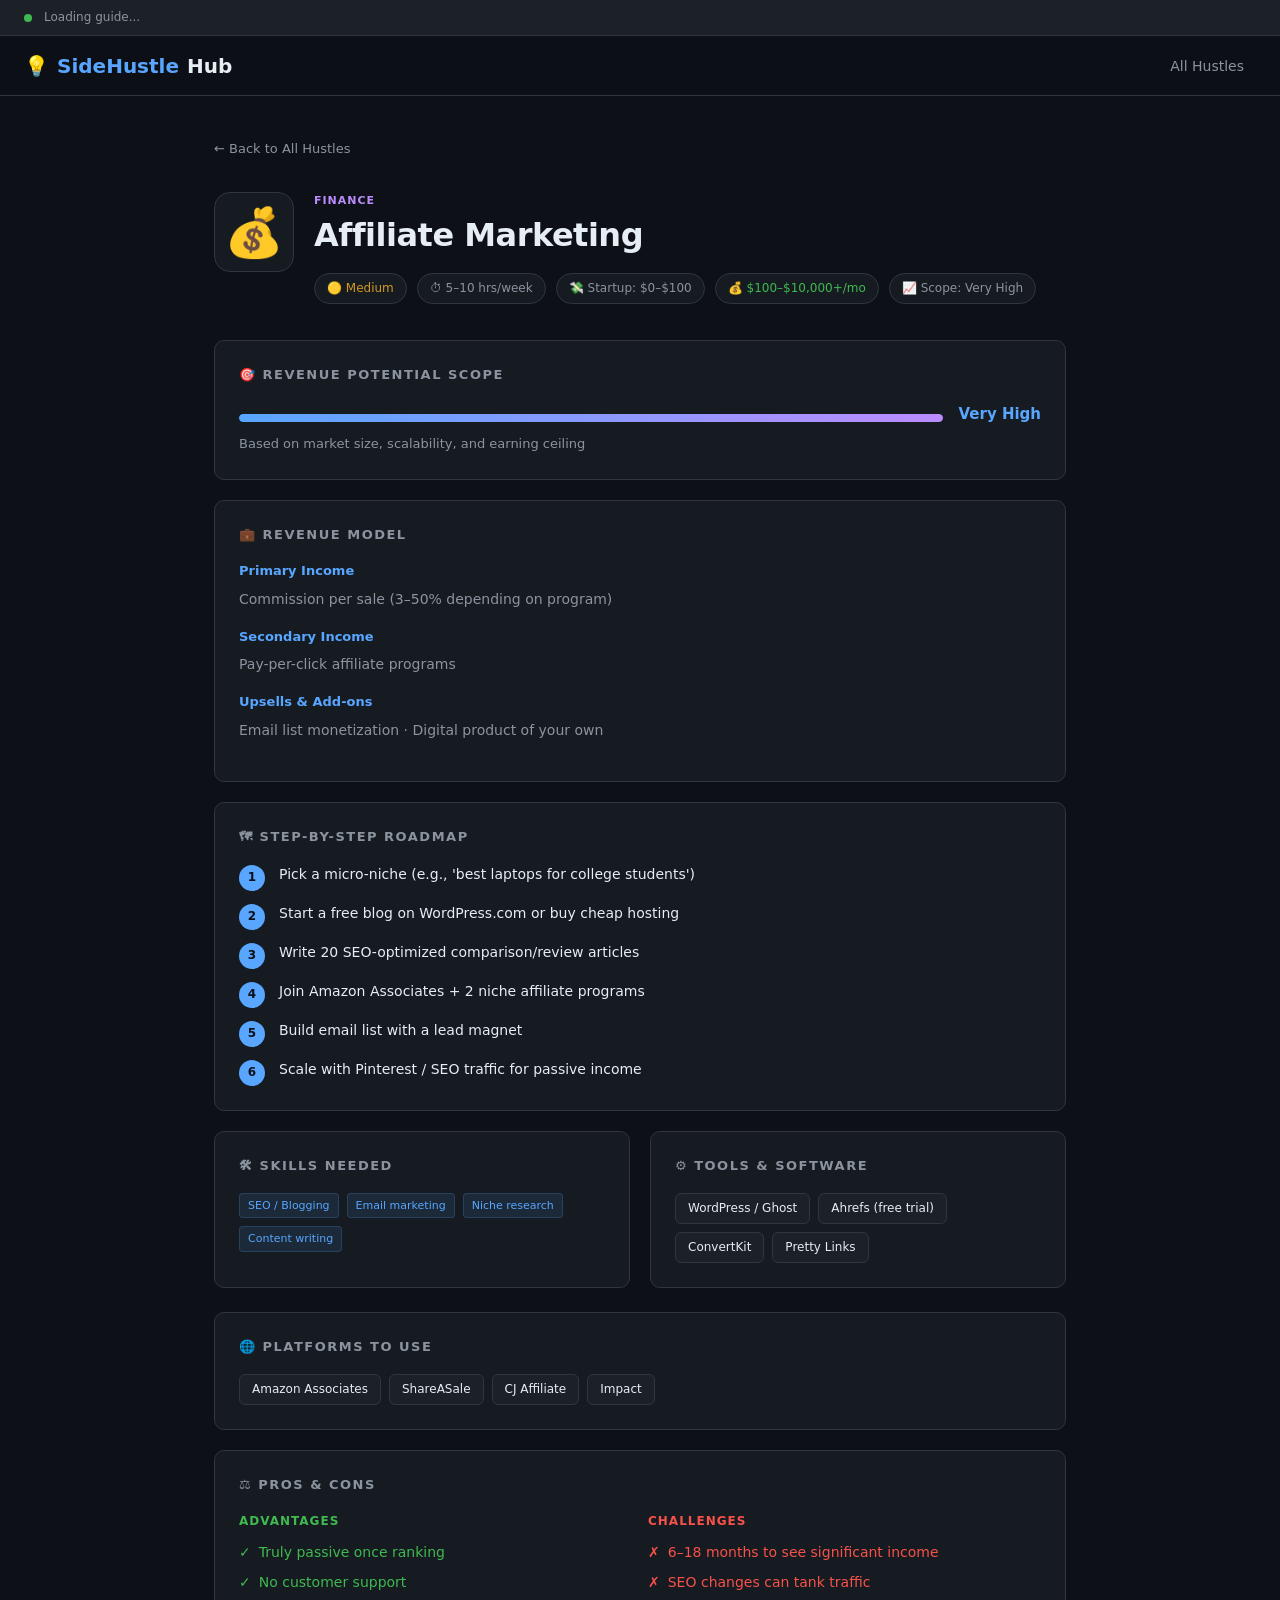
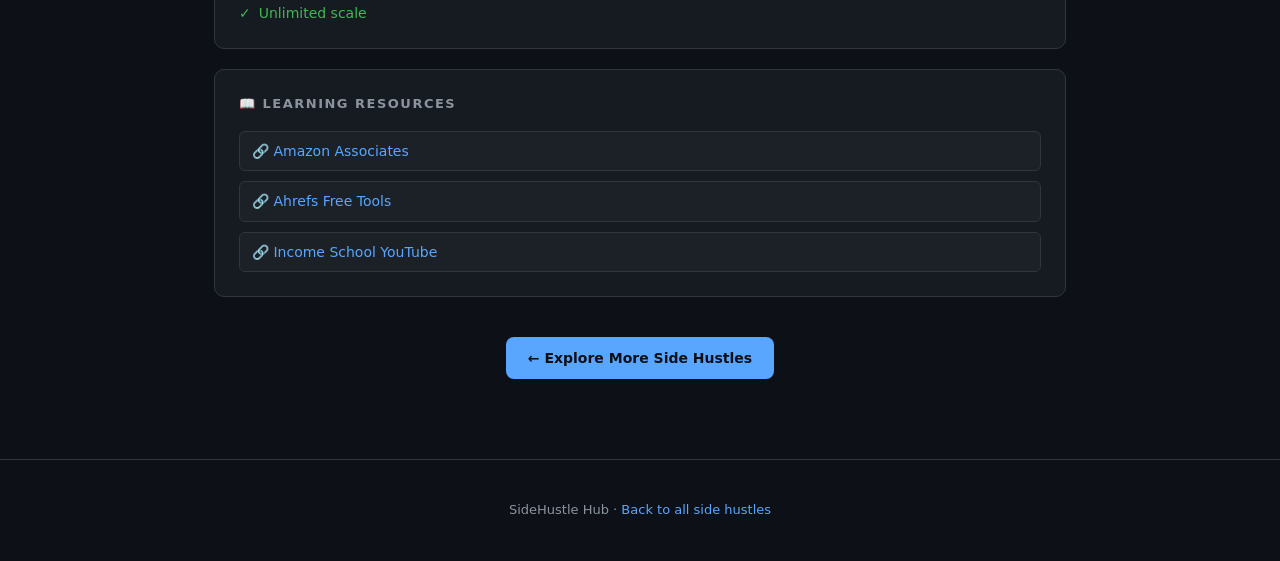
<file: sidehustle-hub/pages/affiliate-marketing.html>
﻿<!DOCTYPE html>
<html lang="en">
<head>
  <meta charset="UTF-8" />
  <meta name="viewport" content="width=device-width, initial-scale=1.0" />
  <title>Affiliate Marketing — SideHustle Hub</title>
  <meta name="description" content="Complete guide to Affiliate Marketing for students. Revenue model, roadmap, tools, and resources." />
  <link rel="icon" href="data:image/svg+xml,<svg xmlns='http://www.w3.org/2000/svg' viewBox='0 0 100 100'><text y='.9em' font-size='90'>💰</text></svg>" />
  <link rel="stylesheet" href="../assets/css/style.css" />
</head>
<body data-page="detail" data-hustle="affiliate-marketing">
  <div class="update-ticker">
    <div class="ticker-pulse"></div>
    <span id="ticker-text" class="ticker-text">Loading guide...</span>
  </div>
  <nav class="navbar">
    <div class="nav-logo">💡 <span>SideHustle</span>Hub</div>
    <ul class="nav-links">
      <li><a href="../index.html">All Hustles</a></li>
    </ul>
  </nav>
  <main id="detail-root"></main>
  <footer>
    <p>SideHustle Hub · <a href="../index.html">Back to all side hustles</a></p>
  </footer>
  <script src="../assets/js/app.js"></script>
</body>
</html>
</file>
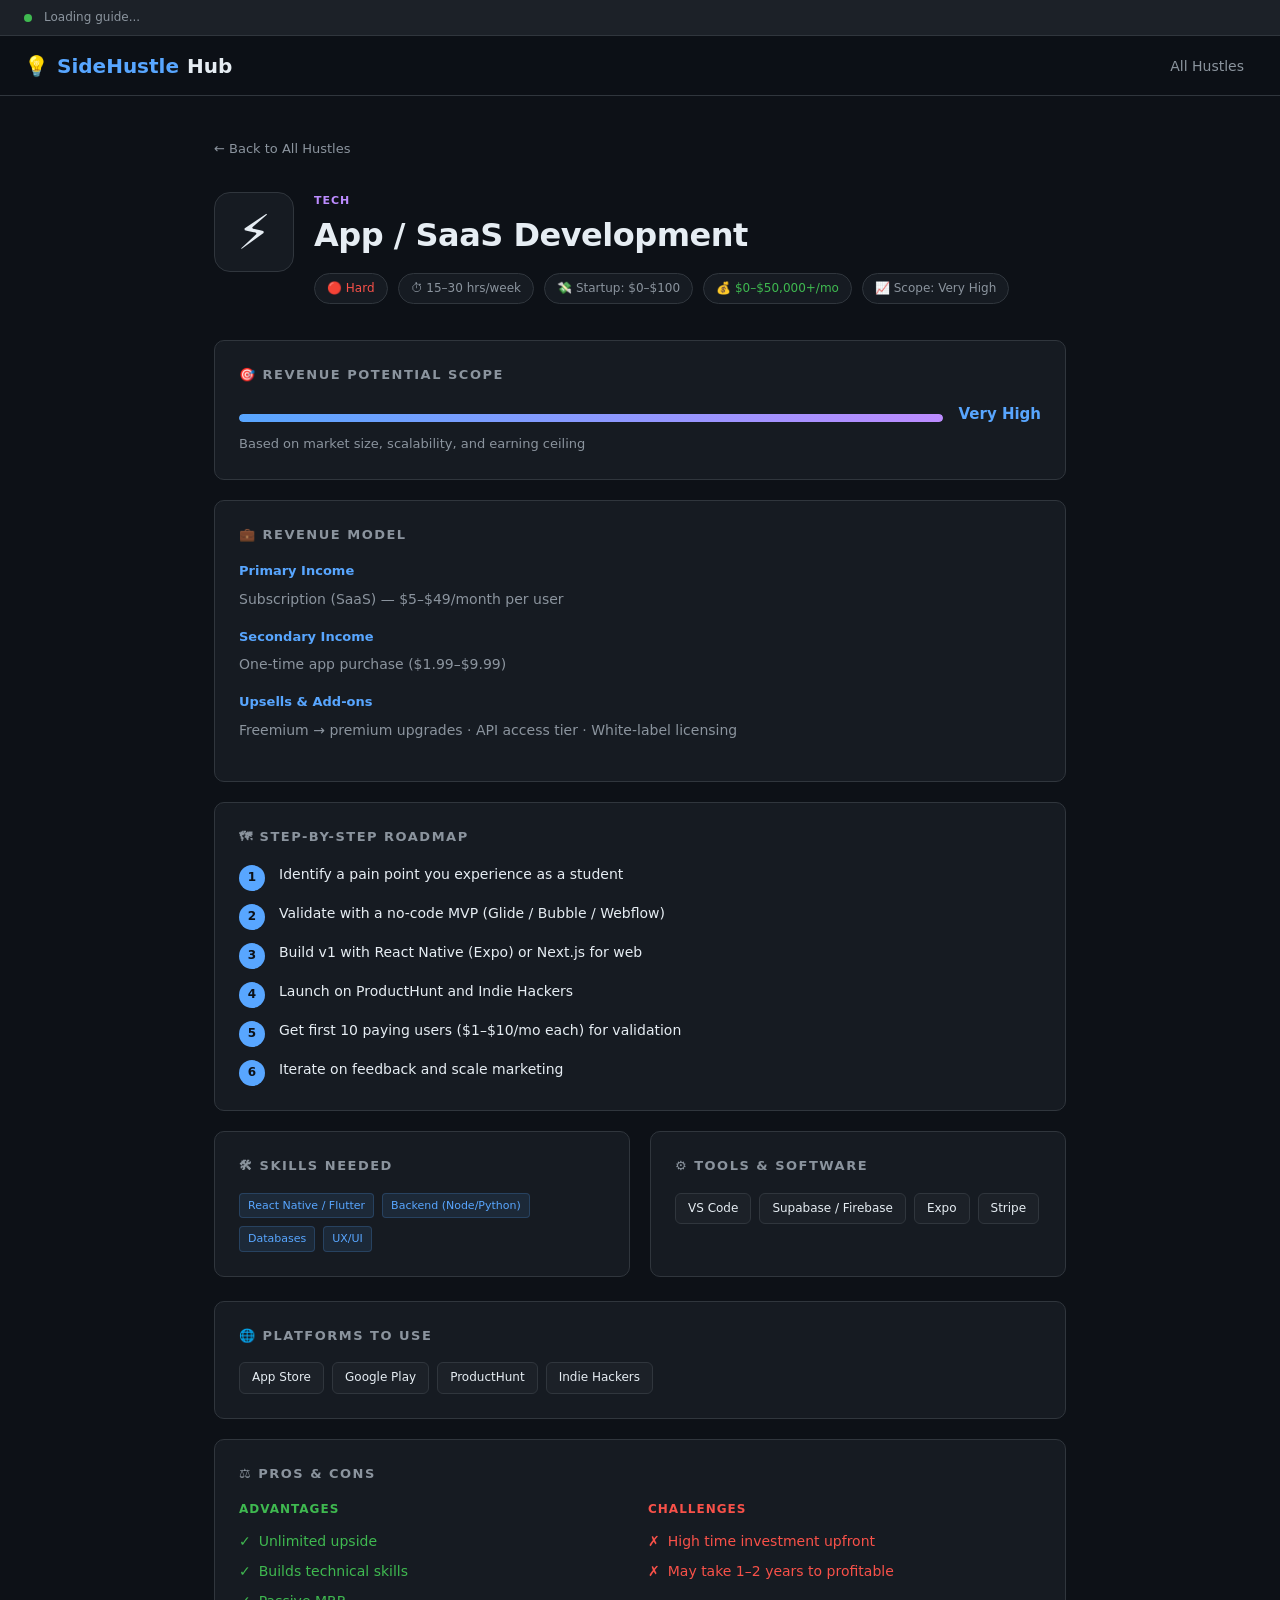
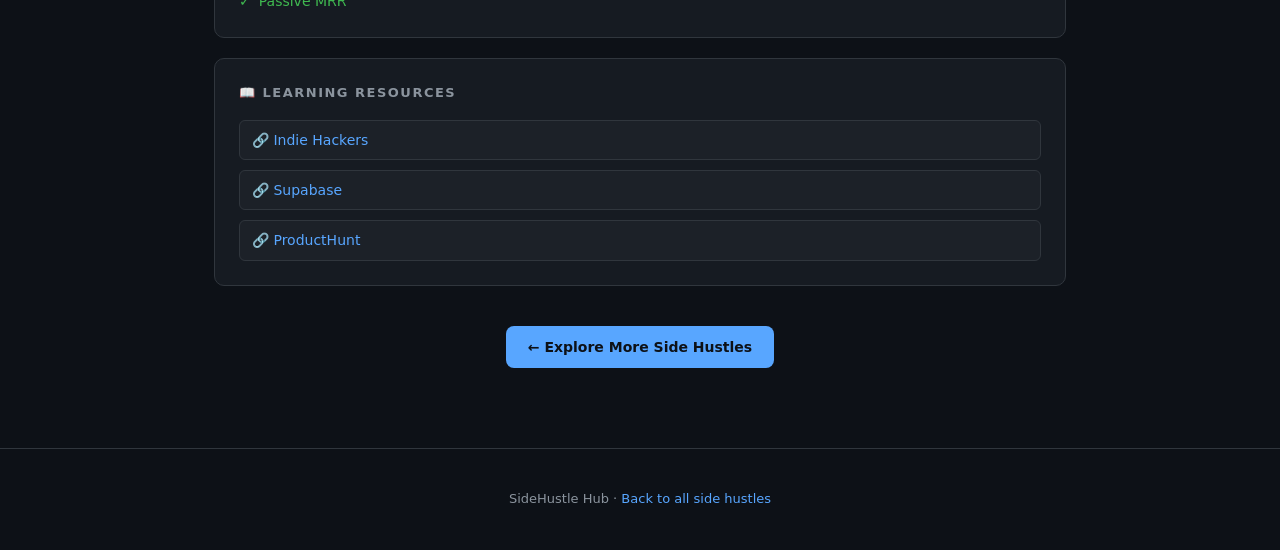
<file: sidehustle-hub/pages/app-development.html>
﻿<!DOCTYPE html>
<html lang="en">
<head>
  <meta charset="UTF-8" />
  <meta name="viewport" content="width=device-width, initial-scale=1.0" />
  <title>App / SaaS Development — SideHustle Hub</title>
  <meta name="description" content="Complete guide to App / SaaS Development for students. Revenue model, roadmap, tools, and resources." />
  <link rel="icon" href="data:image/svg+xml,<svg xmlns='http://www.w3.org/2000/svg' viewBox='0 0 100 100'><text y='.9em' font-size='90'>⚡</text></svg>" />
  <link rel="stylesheet" href="../assets/css/style.css" />
</head>
<body data-page="detail" data-hustle="app-development">
  <div class="update-ticker">
    <div class="ticker-pulse"></div>
    <span id="ticker-text" class="ticker-text">Loading guide...</span>
  </div>
  <nav class="navbar">
    <div class="nav-logo">💡 <span>SideHustle</span>Hub</div>
    <ul class="nav-links">
      <li><a href="../index.html">All Hustles</a></li>
    </ul>
  </nav>
  <main id="detail-root"></main>
  <footer>
    <p>SideHustle Hub · <a href="../index.html">Back to all side hustles</a></p>
  </footer>
  <script src="../assets/js/app.js"></script>
</body>
</html>
</file>
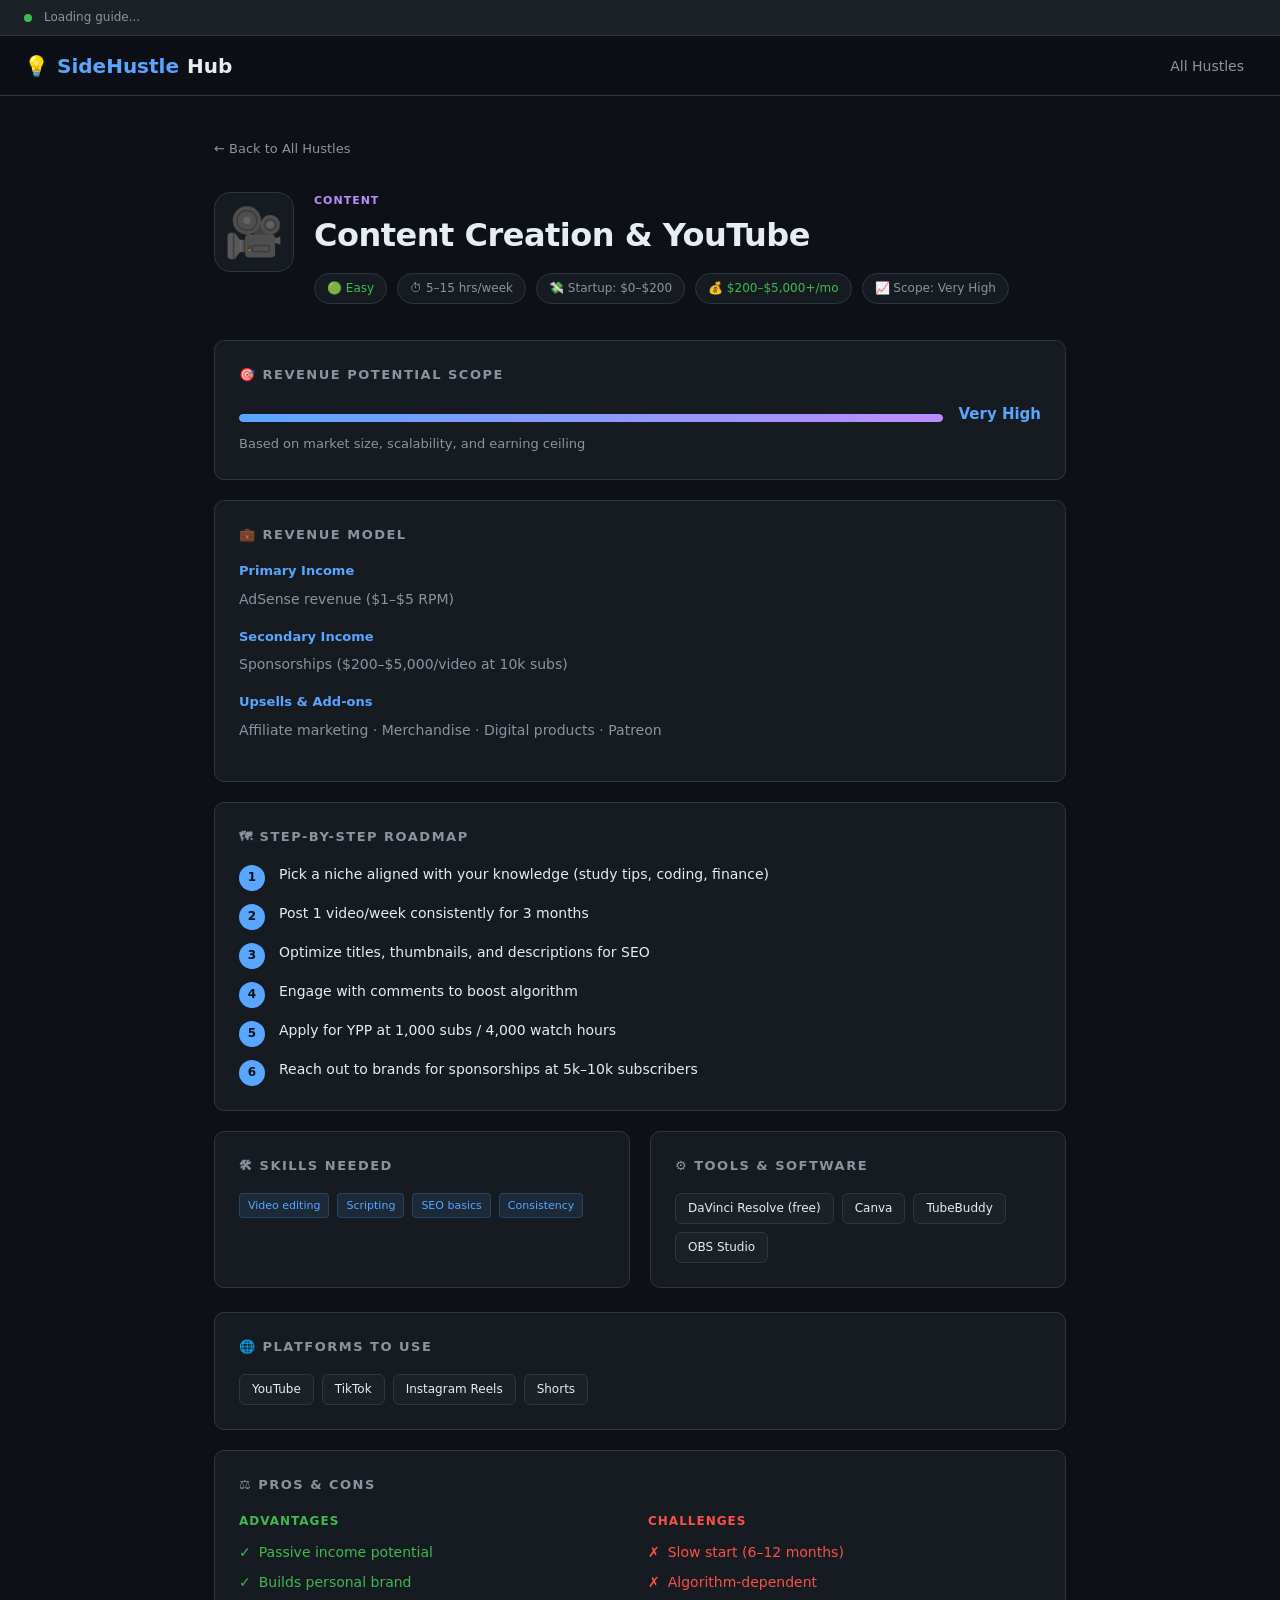
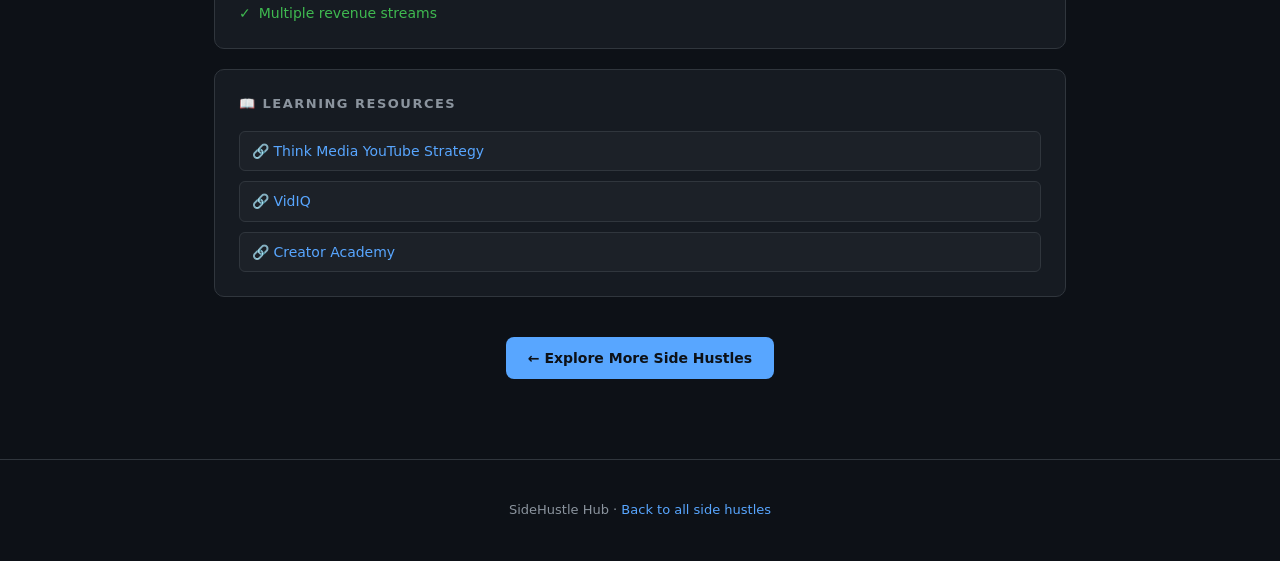
<file: sidehustle-hub/pages/content-creation.html>
﻿<!DOCTYPE html>
<html lang="en">
<head>
  <meta charset="UTF-8" />
  <meta name="viewport" content="width=device-width, initial-scale=1.0" />
  <title>Content Creation & YouTube — SideHustle Hub</title>
  <meta name="description" content="Complete guide to Content Creation & YouTube for students. Revenue model, roadmap, tools, and resources." />
  <link rel="icon" href="data:image/svg+xml,<svg xmlns='http://www.w3.org/2000/svg' viewBox='0 0 100 100'><text y='.9em' font-size='90'>🎥</text></svg>" />
  <link rel="stylesheet" href="../assets/css/style.css" />
</head>
<body data-page="detail" data-hustle="content-creation">
  <div class="update-ticker">
    <div class="ticker-pulse"></div>
    <span id="ticker-text" class="ticker-text">Loading guide...</span>
  </div>
  <nav class="navbar">
    <div class="nav-logo">💡 <span>SideHustle</span>Hub</div>
    <ul class="nav-links">
      <li><a href="../index.html">All Hustles</a></li>
    </ul>
  </nav>
  <main id="detail-root"></main>
  <footer>
    <p>SideHustle Hub · <a href="../index.html">Back to all side hustles</a></p>
  </footer>
  <script src="../assets/js/app.js"></script>
</body>
</html>
</file>
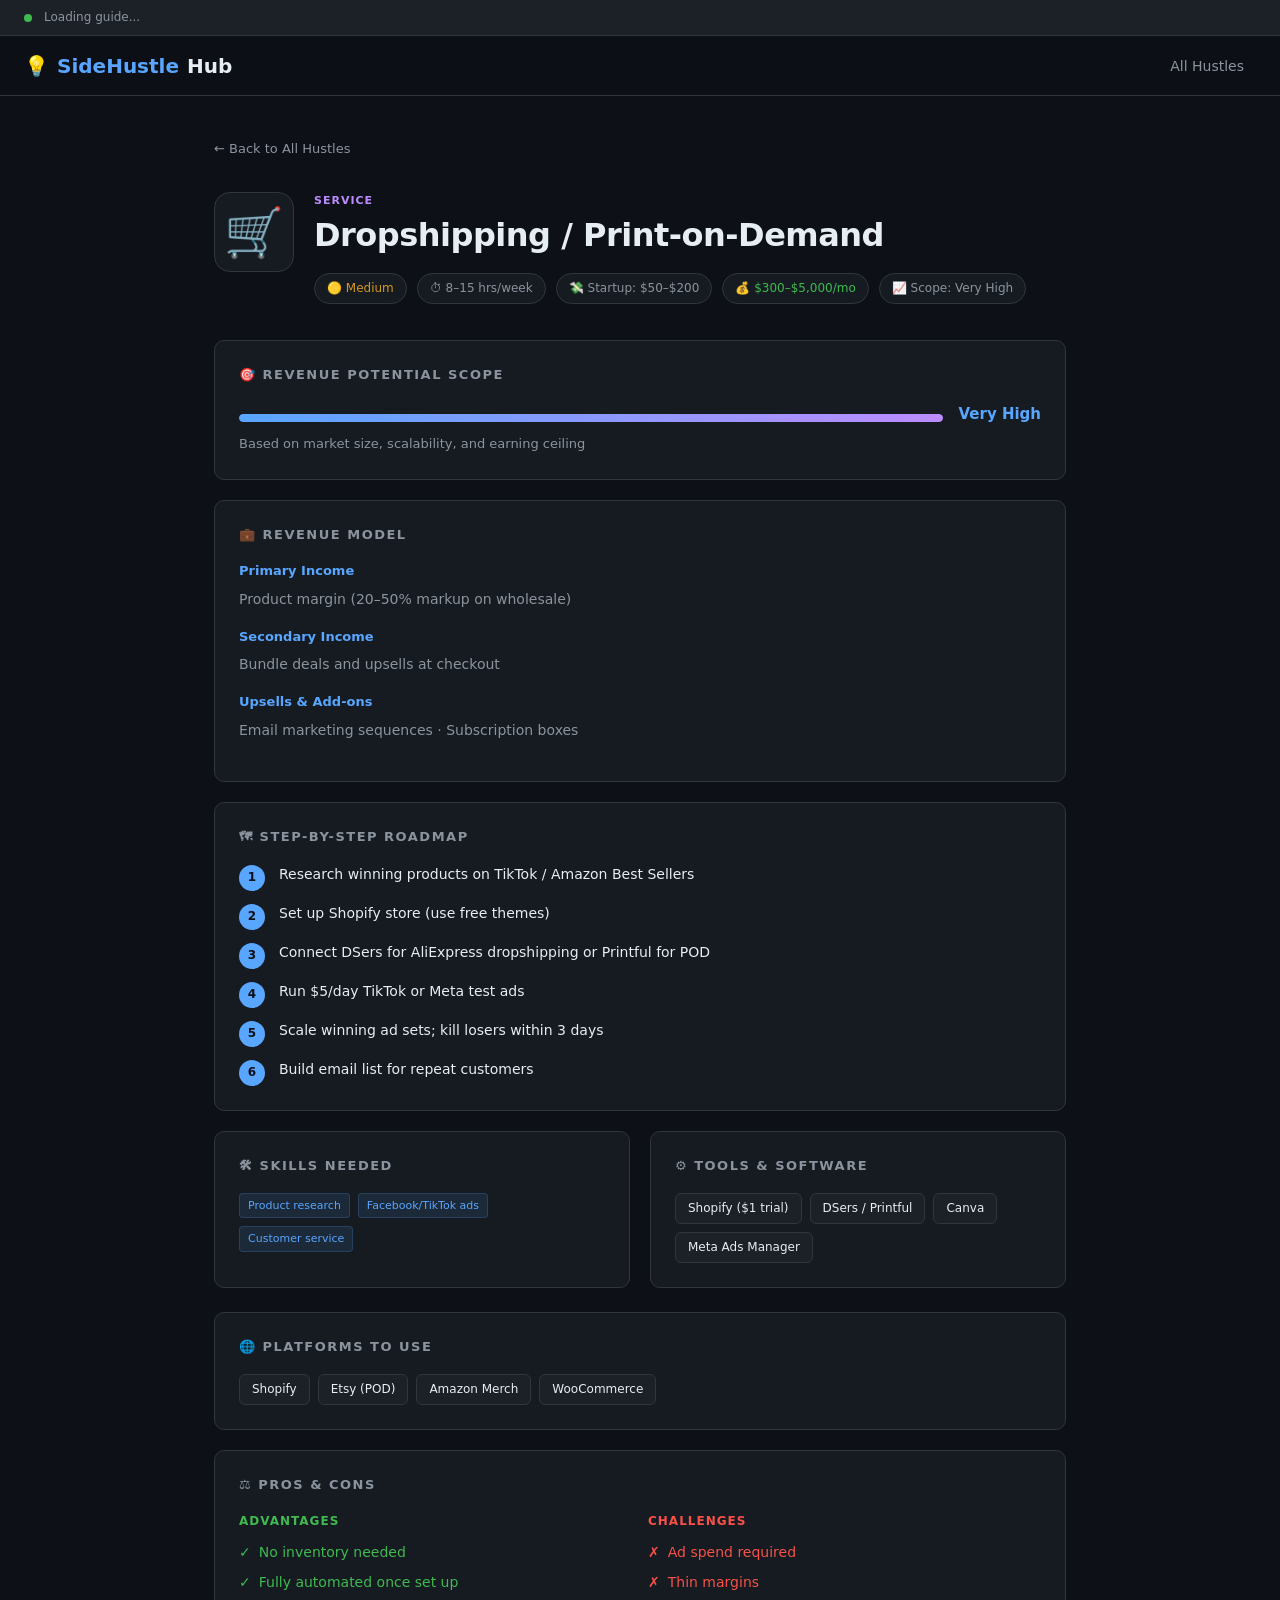
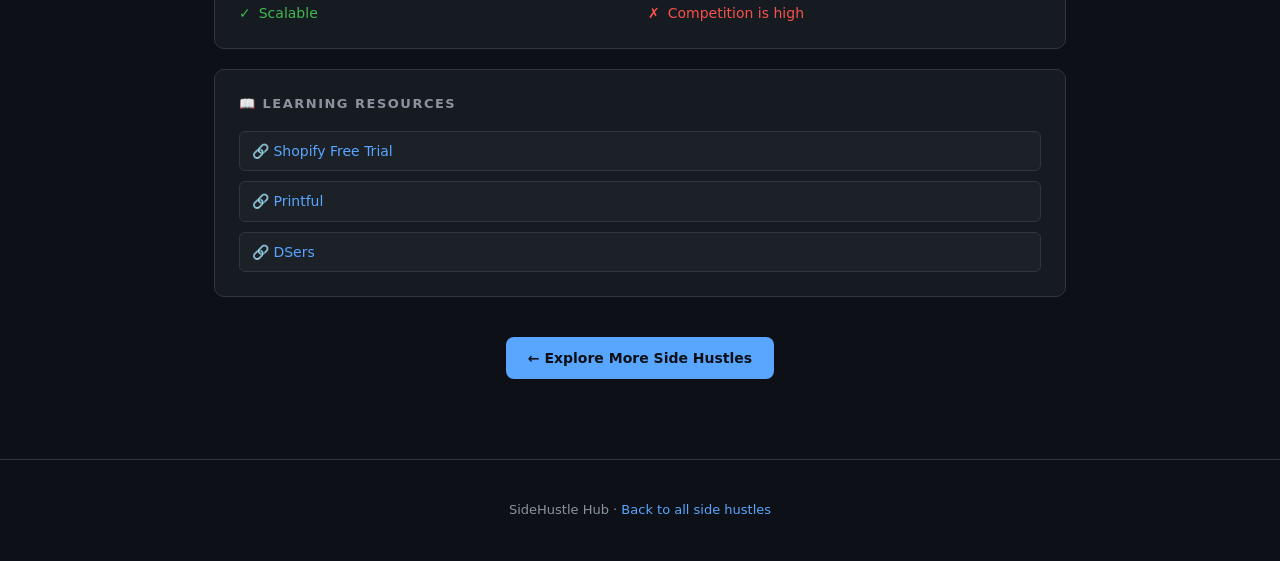
<file: sidehustle-hub/pages/dropshipping.html>
﻿<!DOCTYPE html>
<html lang="en">
<head>
  <meta charset="UTF-8" />
  <meta name="viewport" content="width=device-width, initial-scale=1.0" />
  <title>Dropshipping / Print-on-Demand — SideHustle Hub</title>
  <meta name="description" content="Complete guide to Dropshipping / Print-on-Demand for students. Revenue model, roadmap, tools, and resources." />
  <link rel="icon" href="data:image/svg+xml,<svg xmlns='http://www.w3.org/2000/svg' viewBox='0 0 100 100'><text y='.9em' font-size='90'>🛒</text></svg>" />
  <link rel="stylesheet" href="../assets/css/style.css" />
</head>
<body data-page="detail" data-hustle="dropshipping">
  <div class="update-ticker">
    <div class="ticker-pulse"></div>
    <span id="ticker-text" class="ticker-text">Loading guide...</span>
  </div>
  <nav class="navbar">
    <div class="nav-logo">💡 <span>SideHustle</span>Hub</div>
    <ul class="nav-links">
      <li><a href="../index.html">All Hustles</a></li>
    </ul>
  </nav>
  <main id="detail-root"></main>
  <footer>
    <p>SideHustle Hub · <a href="../index.html">Back to all side hustles</a></p>
  </footer>
  <script src="../assets/js/app.js"></script>
</body>
</html>
</file>
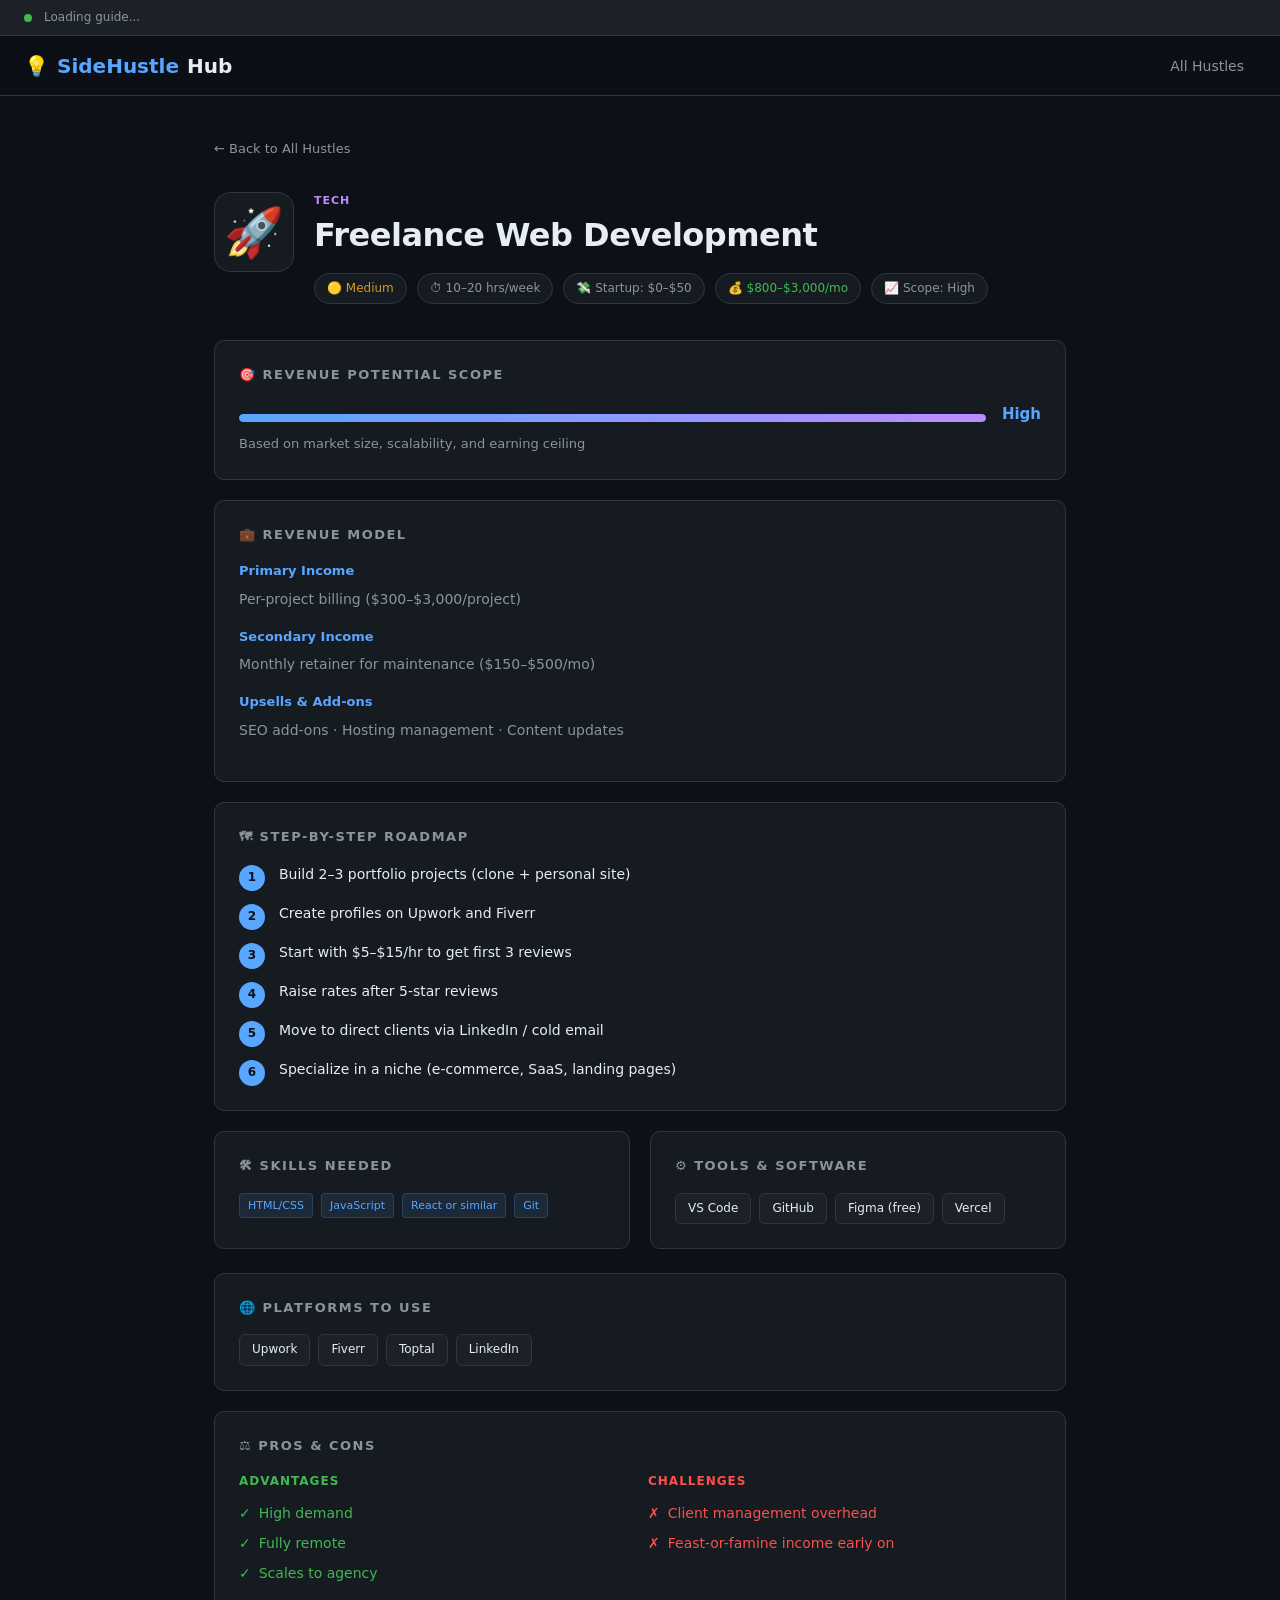
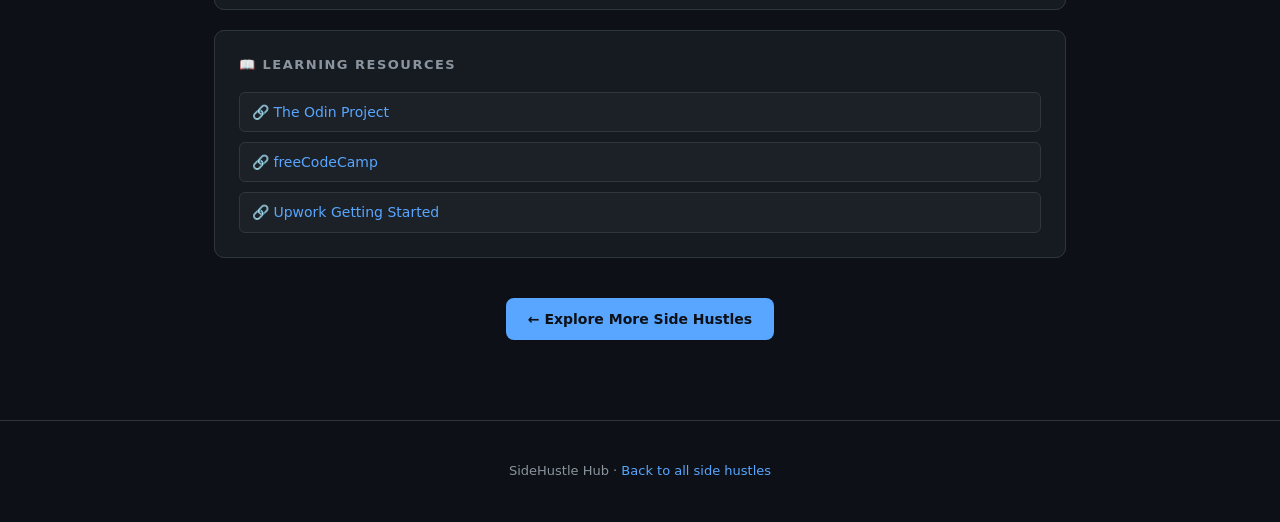
<file: sidehustle-hub/pages/freelance-web-dev.html>
<!DOCTYPE html>
<html lang="en">
<head>
  <meta charset="UTF-8" />
  <meta name="viewport" content="width=device-width, initial-scale=1.0" />
  <title>Freelance Web Development — SideHustle Hub</title>
  <meta name="description" content="Complete guide to starting freelance web development as a student. Revenue model, roadmap, tools, and resources." />
  <link rel="icon" href="data:image/svg+xml,<svg xmlns='http://www.w3.org/2000/svg' viewBox='0 0 100 100'><text y='.9em' font-size='90'>🚀</text></svg>" />
  <link rel="stylesheet" href="../assets/css/style.css" />
</head>
<body data-page="detail" data-hustle="freelance-web-dev">
  <div class="update-ticker">
    <div class="ticker-pulse"></div>
    <span id="ticker-text" class="ticker-text">Loading guide...</span>
  </div>
  <nav class="navbar">
    <div class="nav-logo">💡 <span>SideHustle</span>Hub</div>
    <ul class="nav-links">
      <li><a href="../index.html">All Hustles</a></li>
    </ul>
  </nav>
  <main id="detail-root"></main>
  <footer>
    <p>SideHustle Hub · <a href="../index.html">Back to all side hustles</a></p>
  </footer>
  <script src="../assets/js/app.js"></script>
</body>
</html>
</file>
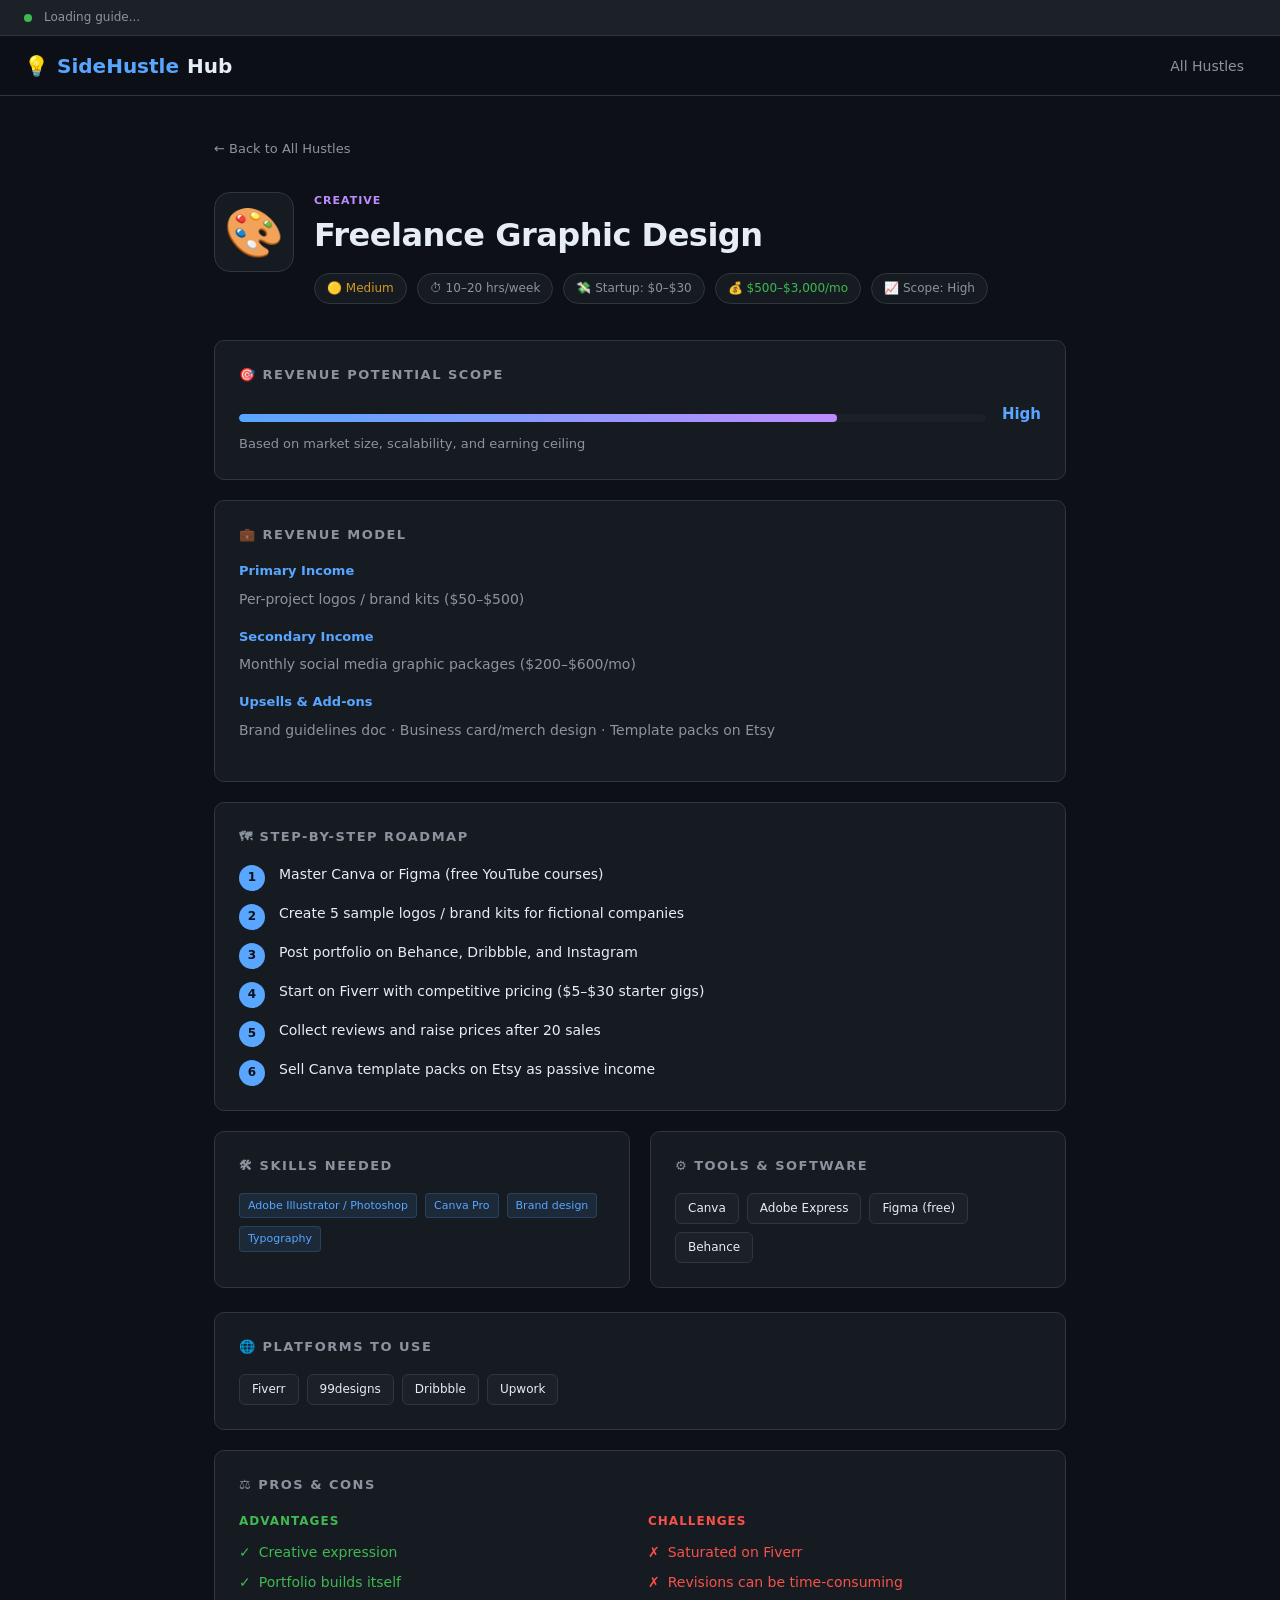
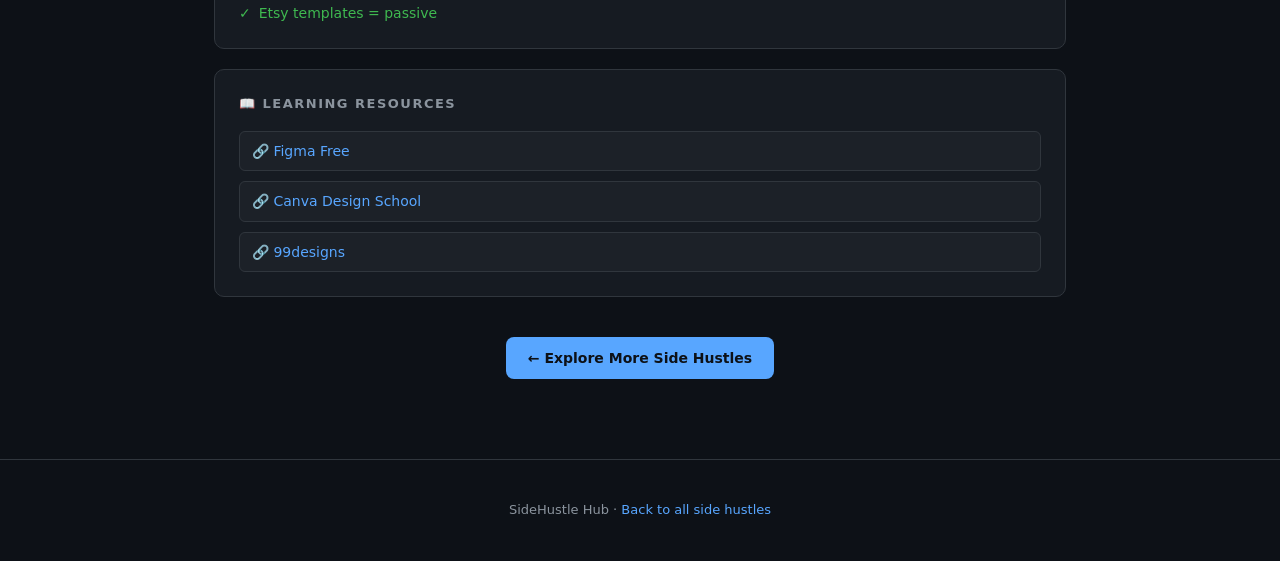
<file: sidehustle-hub/pages/graphic-design.html>
﻿<!DOCTYPE html>
<html lang="en">
<head>
  <meta charset="UTF-8" />
  <meta name="viewport" content="width=device-width, initial-scale=1.0" />
  <title>Freelance Graphic Design — SideHustle Hub</title>
  <meta name="description" content="Complete guide to Freelance Graphic Design for students. Revenue model, roadmap, tools, and resources." />
  <link rel="icon" href="data:image/svg+xml,<svg xmlns='http://www.w3.org/2000/svg' viewBox='0 0 100 100'><text y='.9em' font-size='90'>🎨</text></svg>" />
  <link rel="stylesheet" href="../assets/css/style.css" />
</head>
<body data-page="detail" data-hustle="graphic-design">
  <div class="update-ticker">
    <div class="ticker-pulse"></div>
    <span id="ticker-text" class="ticker-text">Loading guide...</span>
  </div>
  <nav class="navbar">
    <div class="nav-logo">💡 <span>SideHustle</span>Hub</div>
    <ul class="nav-links">
      <li><a href="../index.html">All Hustles</a></li>
    </ul>
  </nav>
  <main id="detail-root"></main>
  <footer>
    <p>SideHustle Hub · <a href="../index.html">Back to all side hustles</a></p>
  </footer>
  <script src="../assets/js/app.js"></script>
</body>
</html>
</file>
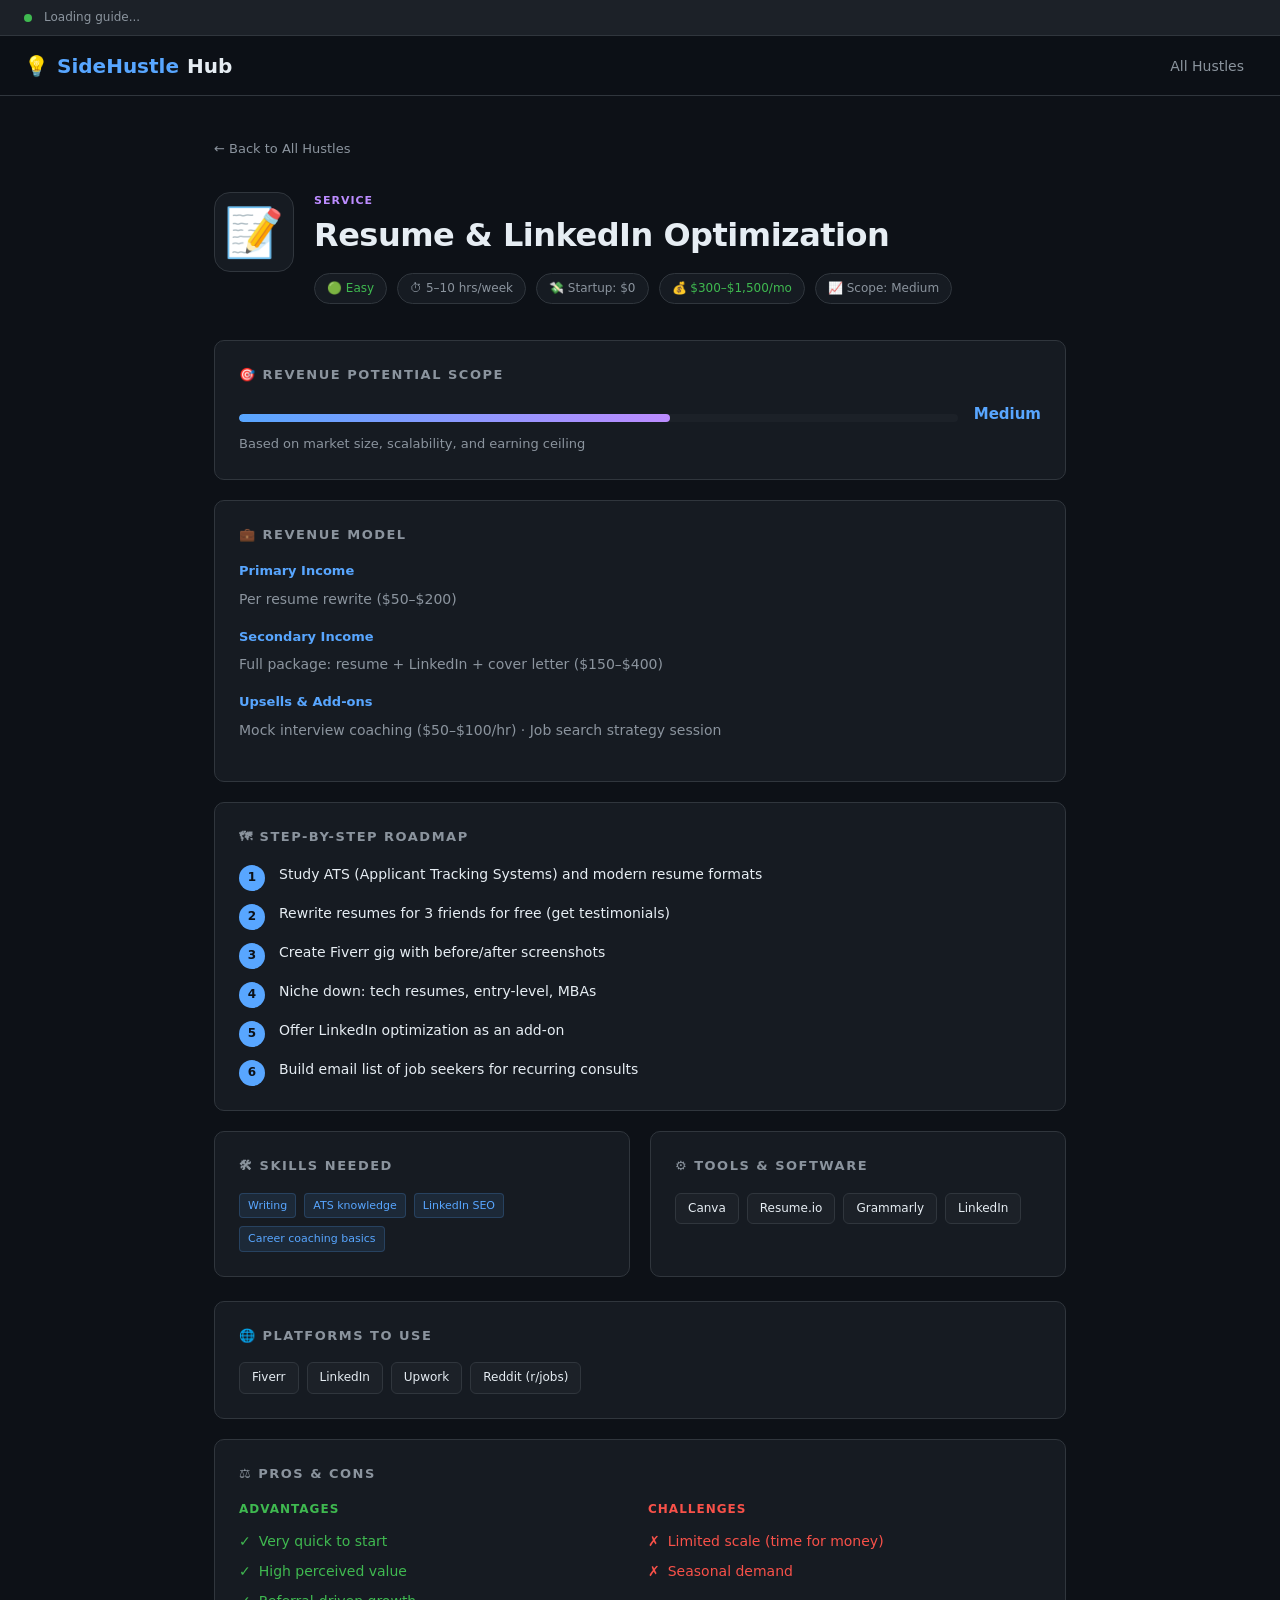
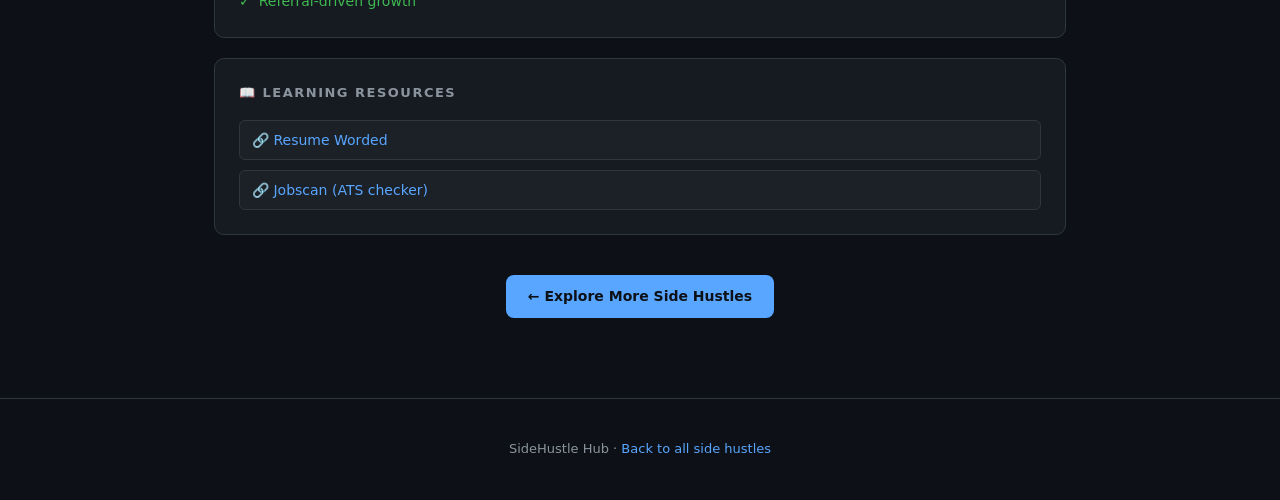
<file: sidehustle-hub/pages/resume-writing.html>
﻿<!DOCTYPE html>
<html lang="en">
<head>
  <meta charset="UTF-8" />
  <meta name="viewport" content="width=device-width, initial-scale=1.0" />
  <title>Resume & LinkedIn Optimization — SideHustle Hub</title>
  <meta name="description" content="Complete guide to Resume & LinkedIn Optimization for students. Revenue model, roadmap, tools, and resources." />
  <link rel="icon" href="data:image/svg+xml,<svg xmlns='http://www.w3.org/2000/svg' viewBox='0 0 100 100'><text y='.9em' font-size='90'>📝</text></svg>" />
  <link rel="stylesheet" href="../assets/css/style.css" />
</head>
<body data-page="detail" data-hustle="resume-writing">
  <div class="update-ticker">
    <div class="ticker-pulse"></div>
    <span id="ticker-text" class="ticker-text">Loading guide...</span>
  </div>
  <nav class="navbar">
    <div class="nav-logo">💡 <span>SideHustle</span>Hub</div>
    <ul class="nav-links">
      <li><a href="../index.html">All Hustles</a></li>
    </ul>
  </nav>
  <main id="detail-root"></main>
  <footer>
    <p>SideHustle Hub · <a href="../index.html">Back to all side hustles</a></p>
  </footer>
  <script src="../assets/js/app.js"></script>
</body>
</html>
</file>
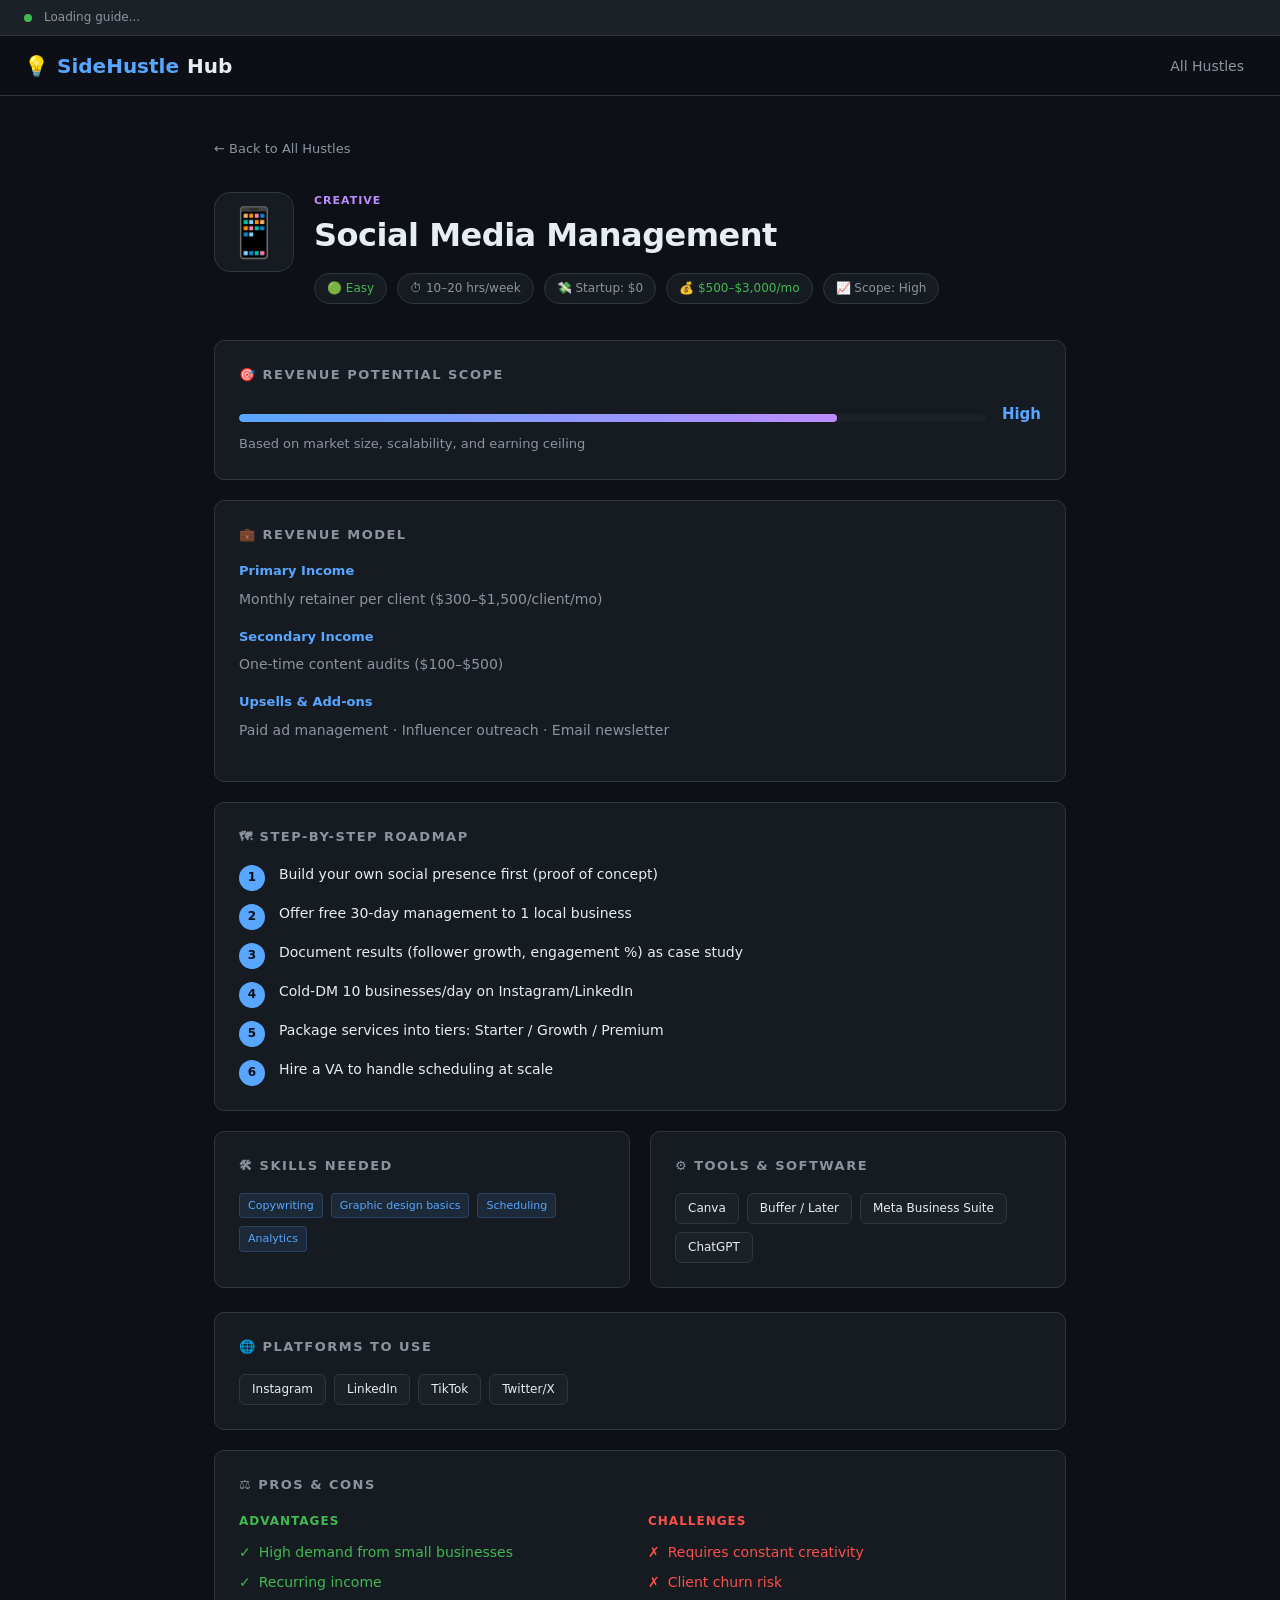
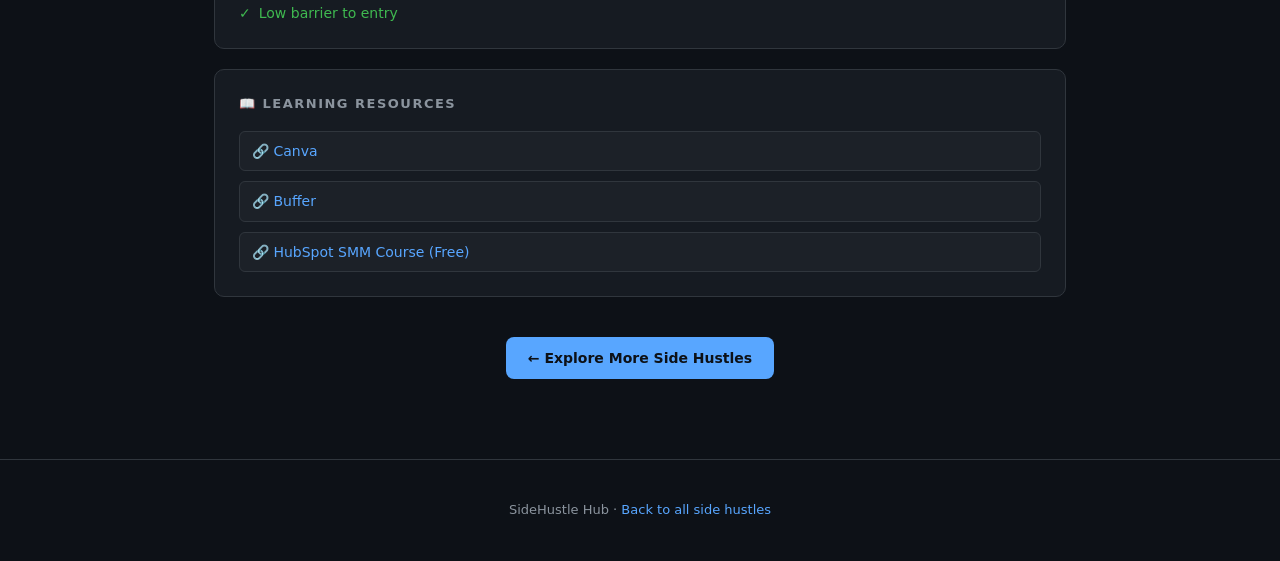
<file: sidehustle-hub/pages/social-media-management.html>
﻿<!DOCTYPE html>
<html lang="en">
<head>
  <meta charset="UTF-8" />
  <meta name="viewport" content="width=device-width, initial-scale=1.0" />
  <title>Social Media Management — SideHustle Hub</title>
  <meta name="description" content="Complete guide to Social Media Management for students. Revenue model, roadmap, tools, and resources." />
  <link rel="icon" href="data:image/svg+xml,<svg xmlns='http://www.w3.org/2000/svg' viewBox='0 0 100 100'><text y='.9em' font-size='90'>📱</text></svg>" />
  <link rel="stylesheet" href="../assets/css/style.css" />
</head>
<body data-page="detail" data-hustle="social-media-management">
  <div class="update-ticker">
    <div class="ticker-pulse"></div>
    <span id="ticker-text" class="ticker-text">Loading guide...</span>
  </div>
  <nav class="navbar">
    <div class="nav-logo">💡 <span>SideHustle</span>Hub</div>
    <ul class="nav-links">
      <li><a href="../index.html">All Hustles</a></li>
    </ul>
  </nav>
  <main id="detail-root"></main>
  <footer>
    <p>SideHustle Hub · <a href="../index.html">Back to all side hustles</a></p>
  </footer>
  <script src="../assets/js/app.js"></script>
</body>
</html>
</file>
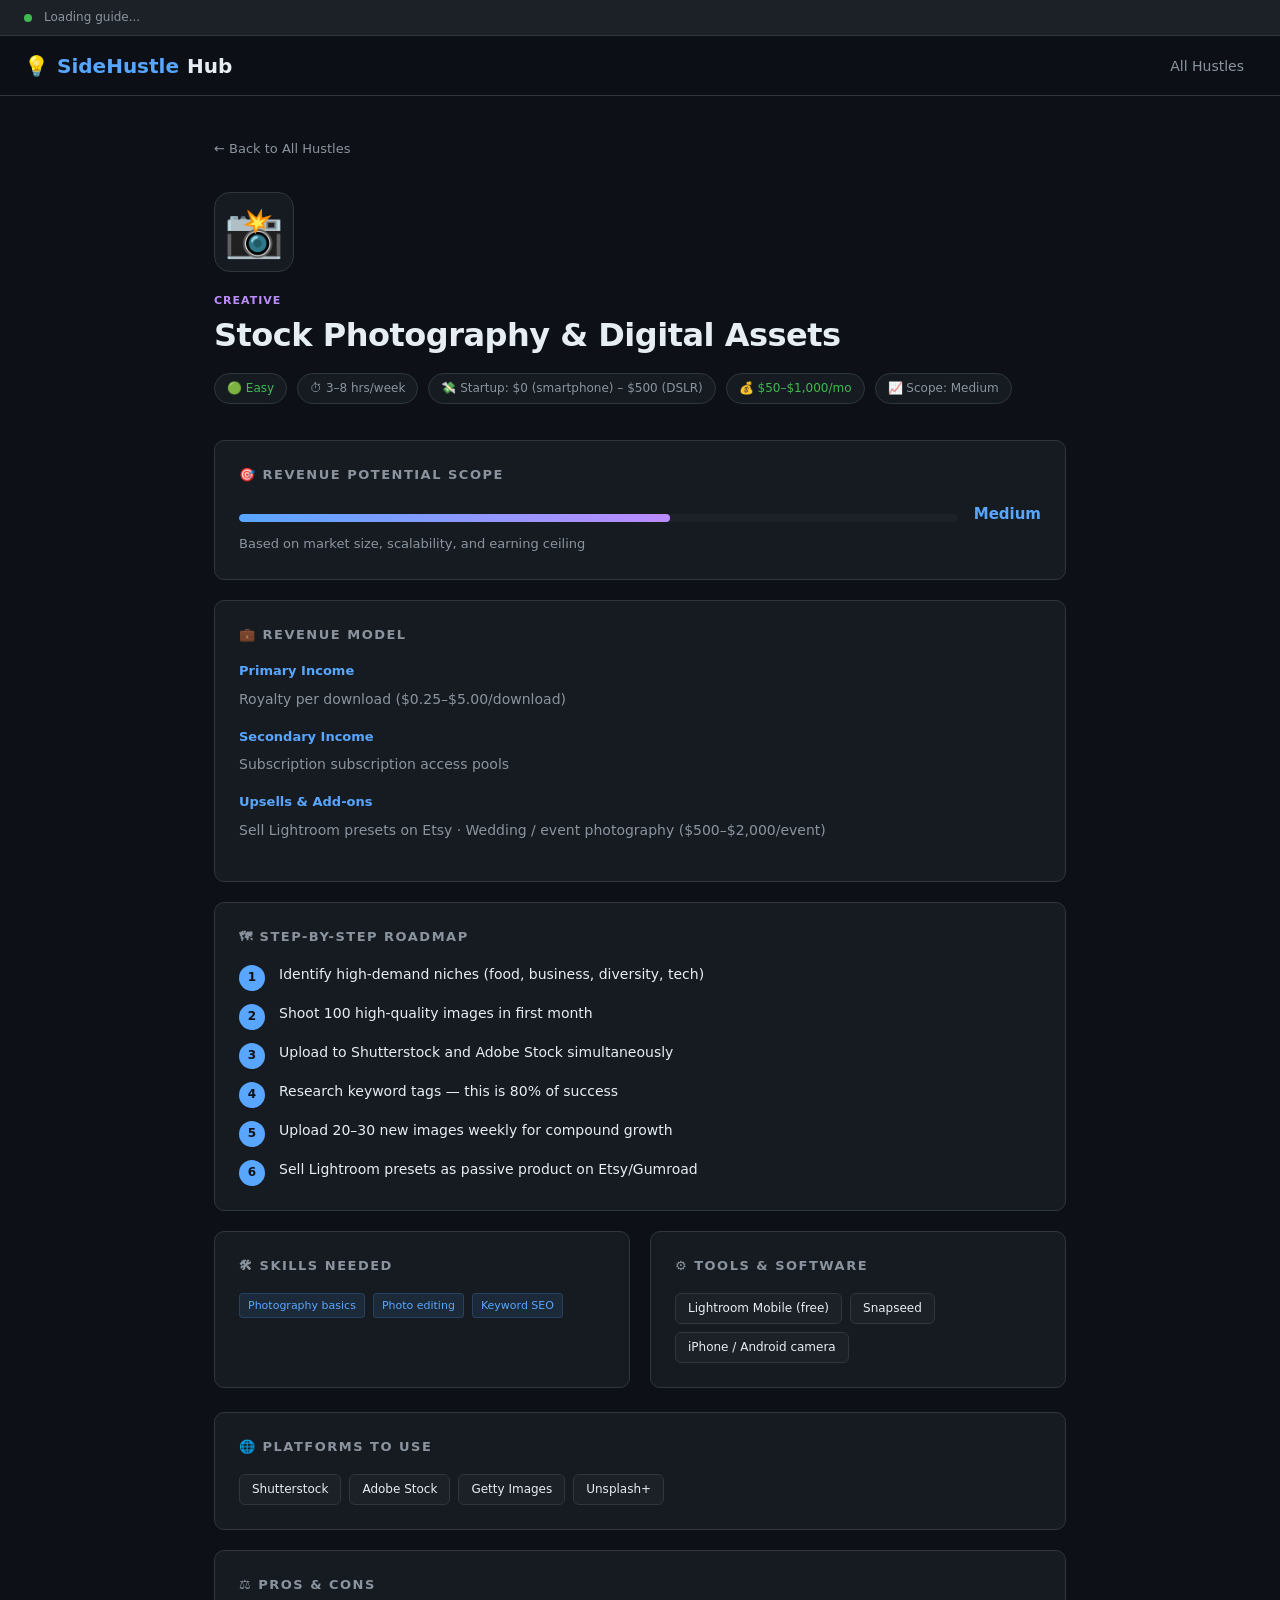
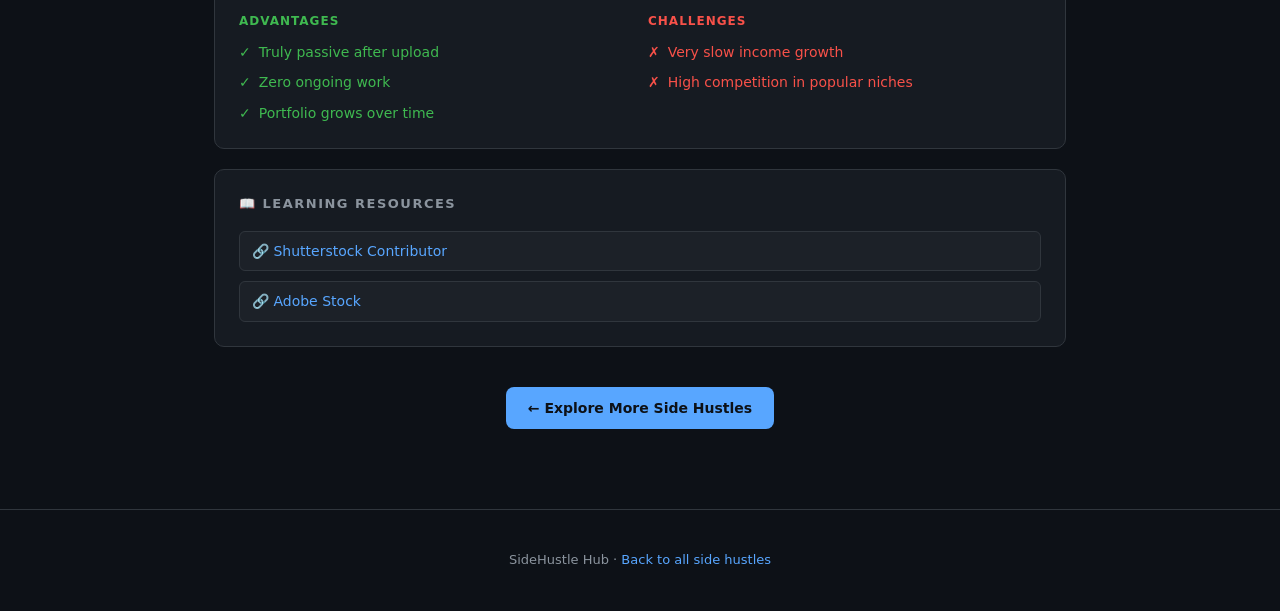
<file: sidehustle-hub/pages/stock-photography.html>
﻿<!DOCTYPE html>
<html lang="en">
<head>
  <meta charset="UTF-8" />
  <meta name="viewport" content="width=device-width, initial-scale=1.0" />
  <title>Stock Photography & Digital Assets — SideHustle Hub</title>
  <meta name="description" content="Complete guide to Stock Photography & Digital Assets for students. Revenue model, roadmap, tools, and resources." />
  <link rel="icon" href="data:image/svg+xml,<svg xmlns='http://www.w3.org/2000/svg' viewBox='0 0 100 100'><text y='.9em' font-size='90'>📸</text></svg>" />
  <link rel="stylesheet" href="../assets/css/style.css" />
</head>
<body data-page="detail" data-hustle="stock-photography">
  <div class="update-ticker">
    <div class="ticker-pulse"></div>
    <span id="ticker-text" class="ticker-text">Loading guide...</span>
  </div>
  <nav class="navbar">
    <div class="nav-logo">💡 <span>SideHustle</span>Hub</div>
    <ul class="nav-links">
      <li><a href="../index.html">All Hustles</a></li>
    </ul>
  </nav>
  <main id="detail-root"></main>
  <footer>
    <p>SideHustle Hub · <a href="../index.html">Back to all side hustles</a></p>
  </footer>
  <script src="../assets/js/app.js"></script>
</body>
</html>
</file>
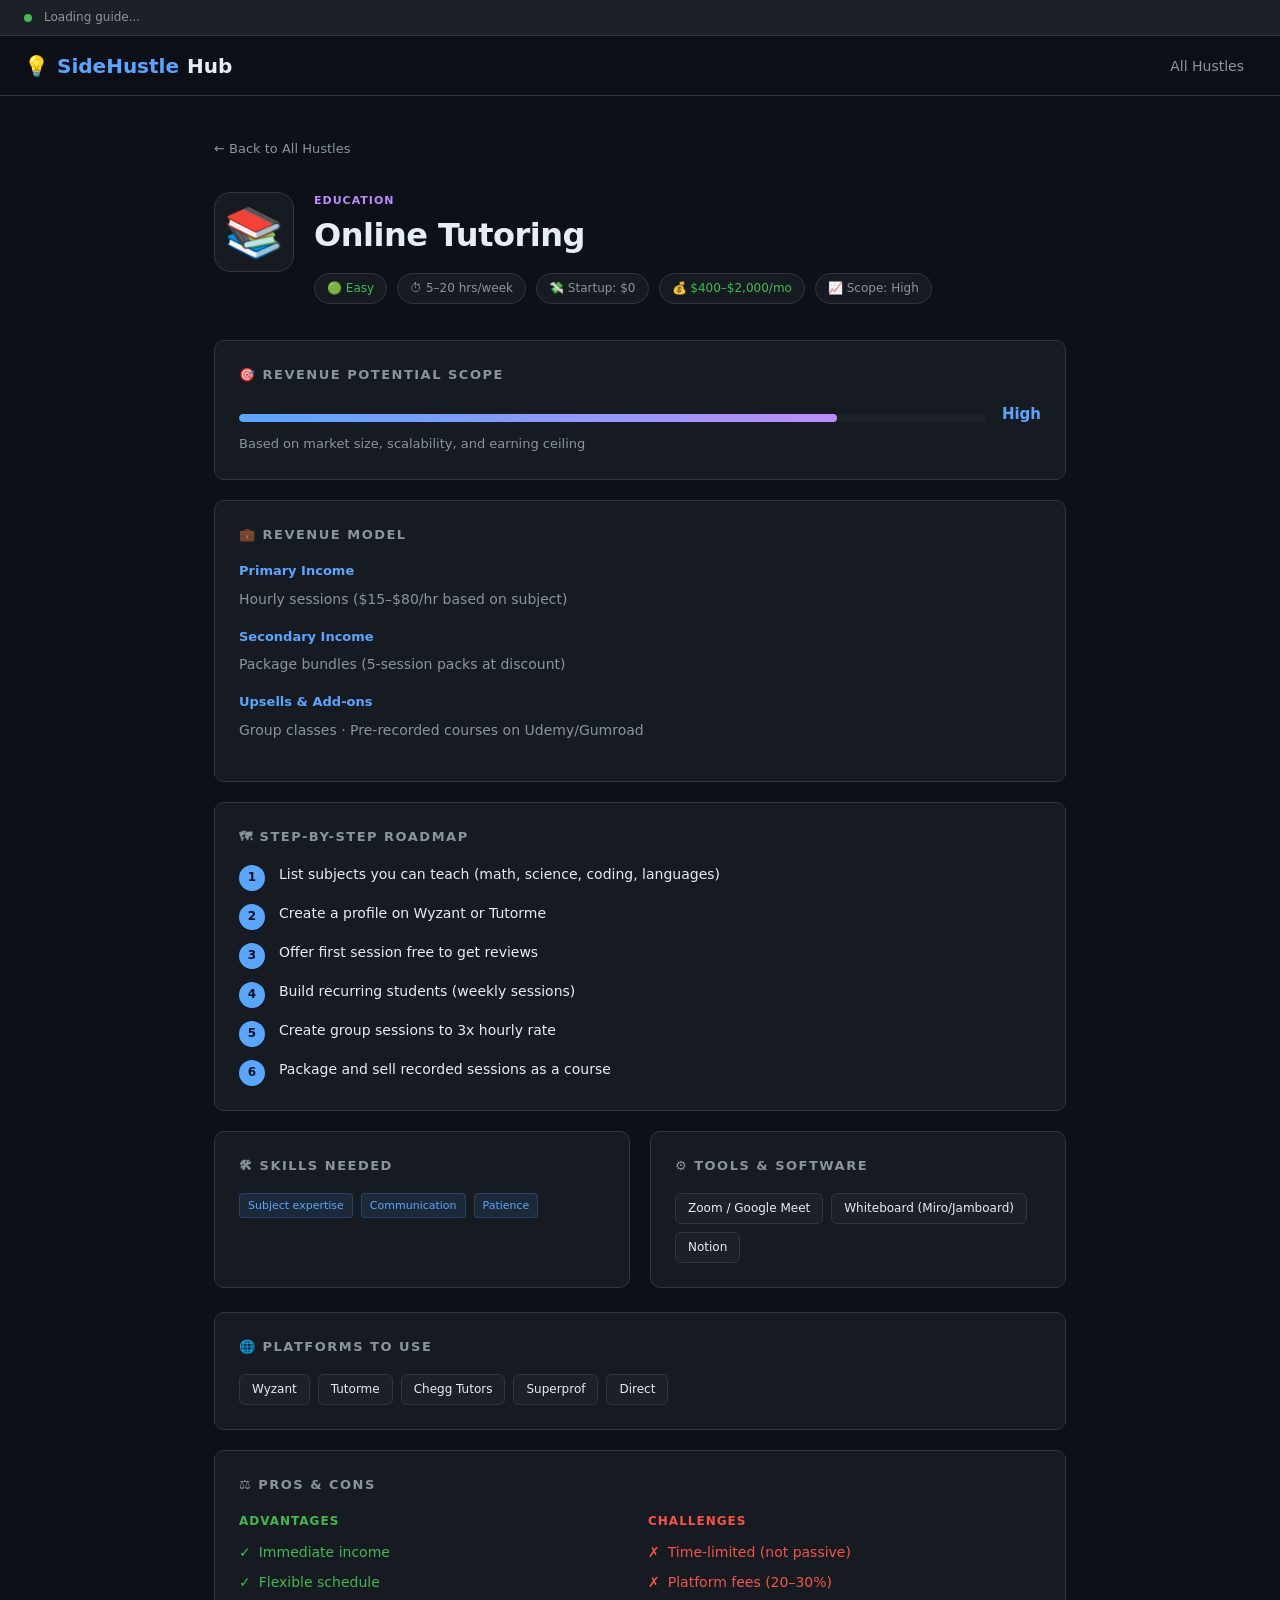
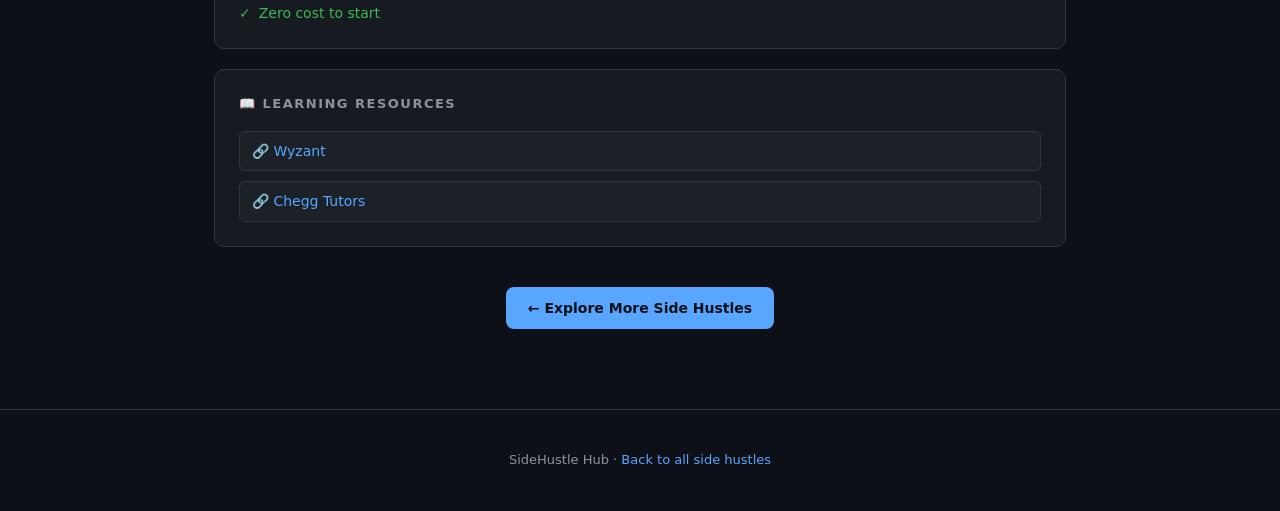
<file: sidehustle-hub/pages/tutoring.html>
﻿<!DOCTYPE html>
<html lang="en">
<head>
  <meta charset="UTF-8" />
  <meta name="viewport" content="width=device-width, initial-scale=1.0" />
  <title>Online Tutoring — SideHustle Hub</title>
  <meta name="description" content="Complete guide to Online Tutoring for students. Revenue model, roadmap, tools, and resources." />
  <link rel="icon" href="data:image/svg+xml,<svg xmlns='http://www.w3.org/2000/svg' viewBox='0 0 100 100'><text y='.9em' font-size='90'>📚</text></svg>" />
  <link rel="stylesheet" href="../assets/css/style.css" />
</head>
<body data-page="detail" data-hustle="tutoring">
  <div class="update-ticker">
    <div class="ticker-pulse"></div>
    <span id="ticker-text" class="ticker-text">Loading guide...</span>
  </div>
  <nav class="navbar">
    <div class="nav-logo">💡 <span>SideHustle</span>Hub</div>
    <ul class="nav-links">
      <li><a href="../index.html">All Hustles</a></li>
    </ul>
  </nav>
  <main id="detail-root"></main>
  <footer>
    <p>SideHustle Hub · <a href="../index.html">Back to all side hustles</a></p>
  </footer>
  <script src="../assets/js/app.js"></script>
</body>
</html>
</file>
<file: sidehustle-hub/assets/css/style.css>
/* ===== RESET & BASE ===== */
*, *::before, *::after { box-sizing: border-box; margin: 0; padding: 0; }

:root {
  --bg: #0d1117;
  --surface: #161b22;
  --surface2: #1c2128;
  --border: #30363d;
  --text: #e6edf3;
  --muted: #8b949e;
  --accent: #58a6ff;
  --accent2: #bc8cff;
  --green: #3fb950;
  --yellow: #d29922;
  --red: #f85149;
  --orange: #e3763f;
  --radius: 10px;
  --shadow: 0 4px 20px rgba(0,0,0,0.4);
  --transition: 0.2s ease;
}

html { scroll-behavior: smooth; }

body {
  font-family: -apple-system, "Segoe UI", system-ui, sans-serif;
  background: var(--bg);
  color: var(--text);
  font-size: 15px;
  line-height: 1.6;
  min-height: 100vh;
}

a { color: var(--accent); text-decoration: none; }
a:hover { text-decoration: underline; }

img { max-width: 100%; display: block; }

/* ===== NAVBAR ===== */
.navbar {
  position: sticky;
  top: 0;
  z-index: 100;
  background: rgba(13, 17, 23, 0.95);
  backdrop-filter: blur(12px);
  border-bottom: 1px solid var(--border);
  padding: 0 24px;
  display: flex;
  align-items: center;
  justify-content: space-between;
  height: 60px;
}

.nav-logo {
  font-size: 20px;
  font-weight: 700;
  color: var(--text);
  display: flex;
  align-items: center;
  gap: 8px;
}

.nav-logo span { color: var(--accent); }

.nav-links {
  display: flex;
  gap: 8px;
  list-style: none;
}

.nav-links a {
  color: var(--muted);
  font-size: 14px;
  padding: 6px 12px;
  border-radius: 6px;
  transition: var(--transition);
}

.nav-links a:hover, .nav-links a.active {
  color: var(--text);
  background: var(--surface2);
  text-decoration: none;
}

.nav-badge {
  background: var(--accent);
  color: var(--bg);
  font-size: 11px;
  font-weight: 700;
  padding: 2px 6px;
  border-radius: 20px;
}

/* ===== HERO ===== */
.hero {
  padding: 72px 24px 56px;
  text-align: center;
  max-width: 800px;
  margin: 0 auto;
}

.hero-eyebrow {
  display: inline-block;
  font-size: 12px;
  font-weight: 600;
  letter-spacing: 1.5px;
  text-transform: uppercase;
  color: var(--accent);
  background: rgba(88, 166, 255, 0.1);
  border: 1px solid rgba(88, 166, 255, 0.3);
  padding: 4px 12px;
  border-radius: 20px;
  margin-bottom: 20px;
}

.hero h1 {
  font-size: clamp(28px, 5vw, 52px);
  font-weight: 800;
  line-height: 1.15;
  margin-bottom: 20px;
  letter-spacing: -0.5px;
}

.hero h1 .gradient {
  background: linear-gradient(135deg, var(--accent) 0%, var(--accent2) 100%);
  -webkit-background-clip: text;
  -webkit-text-fill-color: transparent;
  background-clip: text;
}

.hero p {
  font-size: 17px;
  color: var(--muted);
  max-width: 560px;
  margin: 0 auto 32px;
}

.hero-stats {
  display: flex;
  justify-content: center;
  gap: 40px;
  flex-wrap: wrap;
  margin-top: 40px;
}

.stat-item {
  text-align: center;
}

.stat-number {
  font-size: 28px;
  font-weight: 800;
  color: var(--accent);
  display: block;
}

.stat-label {
  font-size: 12px;
  color: var(--muted);
  text-transform: uppercase;
  letter-spacing: 1px;
}

/* ===== FILTERS ===== */
.filters-section {
  max-width: 1200px;
  margin: 0 auto;
  padding: 0 24px 32px;
}

.filters-row {
  display: flex;
  gap: 12px;
  flex-wrap: wrap;
  align-items: center;
  margin-bottom: 16px;
}

.filter-label {
  font-size: 12px;
  font-weight: 600;
  text-transform: uppercase;
  letter-spacing: 1px;
  color: var(--muted);
  margin-right: 4px;
}

.filter-btn {
  background: var(--surface);
  border: 1px solid var(--border);
  color: var(--muted);
  padding: 7px 16px;
  border-radius: 20px;
  font-size: 13px;
  cursor: pointer;
  transition: var(--transition);
  font-family: inherit;
}

.filter-btn:hover, .filter-btn.active {
  background: var(--accent);
  border-color: var(--accent);
  color: var(--bg);
}

.search-bar {
  flex: 1;
  min-width: 200px;
  background: var(--surface);
  border: 1px solid var(--border);
  color: var(--text);
  padding: 9px 16px;
  border-radius: 8px;
  font-size: 14px;
  font-family: inherit;
  outline: none;
  transition: var(--transition);
}

.search-bar:focus { border-color: var(--accent); }
.search-bar::placeholder { color: var(--muted); }

.sort-select {
  background: var(--surface);
  border: 1px solid var(--border);
  color: var(--text);
  padding: 9px 12px;
  border-radius: 8px;
  font-size: 13px;
  font-family: inherit;
  cursor: pointer;
  outline: none;
}

/* ===== GRID ===== */
.hustles-grid {
  max-width: 1200px;
  margin: 0 auto;
  padding: 0 24px 60px;
  display: grid;
  grid-template-columns: repeat(auto-fill, minmax(340px, 1fr));
  gap: 20px;
}

/* ===== CARDS ===== */
.hustle-card {
  background: var(--surface);
  border: 1px solid var(--border);
  border-radius: var(--radius);
  padding: 24px;
  cursor: pointer;
  transition: transform var(--transition), border-color var(--transition), box-shadow var(--transition);
  position: relative;
  overflow: hidden;
  display: flex;
  flex-direction: column;
  gap: 16px;
}

.hustle-card::before {
  content: '';
  position: absolute;
  top: 0; left: 0; right: 0;
  height: 3px;
  background: linear-gradient(90deg, var(--accent), var(--accent2));
  opacity: 0;
  transition: opacity var(--transition);
}

.hustle-card:hover {
  transform: translateY(-3px);
  border-color: var(--accent);
  box-shadow: var(--shadow);
}

.hustle-card:hover::before { opacity: 1; }

.card-header {
  display: flex;
  align-items: flex-start;
  gap: 14px;
}

.card-badge {
  font-size: 28px;
  flex-shrink: 0;
  width: 50px;
  height: 50px;
  background: var(--surface2);
  border-radius: 10px;
  display: flex;
  align-items: center;
  justify-content: center;
}

.card-title { font-size: 17px; font-weight: 700; margin-bottom: 4px; }

.card-category {
  font-size: 11px;
  font-weight: 600;
  text-transform: uppercase;
  letter-spacing: 1px;
  color: var(--accent2);
}

.card-meta {
  display: flex;
  gap: 10px;
  flex-wrap: wrap;
}

.meta-chip {
  display: flex;
  align-items: center;
  gap: 5px;
  font-size: 12px;
  padding: 4px 10px;
  border-radius: 6px;
  background: var(--surface2);
  border: 1px solid var(--border);
  color: var(--muted);
}

.diff-easy { border-color: rgba(63, 185, 80, 0.4); color: var(--green); }
.diff-medium { border-color: rgba(210, 153, 34, 0.4); color: var(--yellow); }
.diff-hard { border-color: rgba(248, 81, 73, 0.4); color: var(--red); }

.card-revenue {
  font-size: 20px;
  font-weight: 800;
  color: var(--green);
}

.card-revenue-label {
  font-size: 11px;
  color: var(--muted);
  margin-top: 2px;
}

.card-skills {
  display: flex;
  flex-wrap: wrap;
  gap: 6px;
}

.skill-tag {
  font-size: 11px;
  padding: 3px 8px;
  border-radius: 4px;
  background: rgba(88, 166, 255, 0.1);
  border: 1px solid rgba(88, 166, 255, 0.2);
  color: var(--accent);
}

.card-cta {
  margin-top: auto;
  display: inline-flex;
  align-items: center;
  gap: 6px;
  font-size: 13px;
  font-weight: 600;
  color: var(--accent);
  transition: gap var(--transition);
}

.hustle-card:hover .card-cta { gap: 10px; }

.featured-badge {
  position: absolute;
  top: 16px; right: 16px;
  font-size: 10px;
  font-weight: 700;
  letter-spacing: 1px;
  text-transform: uppercase;
  color: var(--accent2);
  background: rgba(188, 140, 255, 0.1);
  border: 1px solid rgba(188, 140, 255, 0.3);
  padding: 2px 8px;
  border-radius: 20px;
}

/* ===== DETAIL PAGE ===== */
.detail-wrapper {
  max-width: 900px;
  margin: 0 auto;
  padding: 40px 24px 80px;
}

.back-btn {
  display: inline-flex;
  align-items: center;
  gap: 6px;
  font-size: 13px;
  color: var(--muted);
  margin-bottom: 32px;
  transition: color var(--transition);
}

.back-btn:hover { color: var(--text); text-decoration: none; }

.detail-hero {
  display: flex;
  gap: 20px;
  align-items: flex-start;
  margin-bottom: 36px;
  flex-wrap: wrap;
}

.detail-icon {
  font-size: 48px;
  width: 80px;
  height: 80px;
  background: var(--surface);
  border: 1px solid var(--border);
  border-radius: 16px;
  display: flex;
  align-items: center;
  justify-content: center;
  flex-shrink: 0;
}

.detail-title {
  font-size: 32px;
  font-weight: 800;
  margin-bottom: 8px;
  letter-spacing: -0.5px;
}

.detail-meta-row {
  display: flex;
  flex-wrap: wrap;
  gap: 10px;
  margin-top: 12px;
}

.detail-chip {
  font-size: 12px;
  padding: 5px 12px;
  border-radius: 20px;
  background: var(--surface);
  border: 1px solid var(--border);
  color: var(--muted);
  display: flex;
  align-items: center;
  gap: 5px;
}

/* ===== SECTIONS ===== */
.detail-grid {
  display: grid;
  grid-template-columns: 1fr 1fr;
  gap: 20px;
  margin-bottom: 24px;
}

@media (max-width: 640px) { .detail-grid { grid-template-columns: 1fr; } }

.section-card {
  background: var(--surface);
  border: 1px solid var(--border);
  border-radius: var(--radius);
  padding: 24px;
}

.section-title {
  font-size: 13px;
  font-weight: 700;
  text-transform: uppercase;
  letter-spacing: 1.5px;
  color: var(--muted);
  margin-bottom: 16px;
  display: flex;
  align-items: center;
  gap: 8px;
}

.roadmap-list {
  list-style: none;
  display: flex;
  flex-direction: column;
  gap: 12px;
}

.roadmap-list li {
  display: flex;
  gap: 14px;
  align-items: flex-start;
}

.step-num {
  width: 26px;
  height: 26px;
  border-radius: 50%;
  background: var(--accent);
  color: var(--bg);
  font-size: 12px;
  font-weight: 800;
  display: flex;
  align-items: center;
  justify-content: center;
  flex-shrink: 0;
  margin-top: 1px;
}

.step-text { font-size: 14px; line-height: 1.5; }

.revenue-model-block { margin-bottom: 16px; }
.revenue-model-block h4 { font-size: 13px; color: var(--accent); font-weight: 700; margin-bottom: 6px; }
.revenue-model-block p { font-size: 14px; color: var(--muted); }

.tools-grid {
  display: flex;
  flex-wrap: wrap;
  gap: 8px;
}

.tool-pill {
  font-size: 12px;
  padding: 5px 12px;
  border-radius: 6px;
  background: var(--surface2);
  border: 1px solid var(--border);
  color: var(--text);
}

.resource-list { list-style: none; display: flex; flex-direction: column; gap: 10px; }
.resource-list li a {
  display: flex;
  align-items: center;
  gap: 8px;
  font-size: 14px;
  color: var(--accent);
  padding: 8px 12px;
  background: var(--surface2);
  border-radius: 6px;
  border: 1px solid var(--border);
  transition: border-color var(--transition);
}
.resource-list li a:hover { border-color: var(--accent); text-decoration: none; }

.pros-cons-grid { display: grid; grid-template-columns: 1fr 1fr; gap: 16px; }
.pros-list, .cons-list { list-style: none; display: flex; flex-direction: column; gap: 8px; }
.pros-list li { color: var(--green); font-size: 14px; display: flex; gap: 8px; }
.cons-list li { color: var(--red); font-size: 14px; display: flex; gap: 8px; }

.scope-bar { height: 8px; background: var(--surface2); border-radius: 4px; overflow: hidden; margin-top: 8px; }
.scope-fill { height: 100%; background: linear-gradient(90deg, var(--accent), var(--accent2)); border-radius: 4px; transition: width 1s ease; }

/* ===== UPDATE TICKER ===== */
.update-ticker {
  background: var(--surface2);
  border-bottom: 1px solid var(--border);
  padding: 8px 24px;
  font-size: 12px;
  color: var(--muted);
  display: flex;
  align-items: center;
  gap: 12px;
  overflow: hidden;
}

.ticker-pulse {
  width: 8px; height: 8px;
  border-radius: 50%;
  background: var(--green);
  flex-shrink: 0;
  animation: pulse 2s infinite;
}

@keyframes pulse {
  0%, 100% { opacity: 1; }
  50% { opacity: 0.3; }
}

.ticker-text { white-space: nowrap; }

/* ===== FOOTER ===== */
footer {
  border-top: 1px solid var(--border);
  padding: 40px 24px;
  text-align: center;
  color: var(--muted);
  font-size: 13px;
}

footer a { color: var(--accent); }

/* ===== UTILITY ===== */
.hidden { display: none !important; }
.text-green { color: var(--green); }
.text-yellow { color: var(--yellow); }
.text-red { color: var(--red); }
.text-muted { color: var(--muted); }
.fw-700 { font-weight: 700; }
.mt-8 { margin-top: 8px; }

.btn-primary {
  display: inline-flex;
  align-items: center;
  gap: 8px;
  background: var(--accent);
  color: var(--bg);
  font-weight: 700;
  font-size: 14px;
  padding: 10px 22px;
  border-radius: 8px;
  border: none;
  cursor: pointer;
  font-family: inherit;
  transition: opacity var(--transition);
  text-decoration: none;
}
.btn-primary:hover { opacity: 0.85; text-decoration: none; color: var(--bg); }

/* ===== RESPONSIVE ===== */
@media (max-width: 768px) {
  .nav-links { display: none; }
  .hustles-grid { grid-template-columns: 1fr; }
  .hero { padding: 48px 16px 36px; }
  .hero-stats { gap: 24px; }
  .detail-grid { grid-template-columns: 1fr; }
}

/* ===== NO RESULTS ===== */
.no-results {
  grid-column: 1 / -1;
  text-align: center;
  padding: 60px 24px;
  color: var(--muted);
}
.no-results h3 { font-size: 20px; margin-bottom: 8px; color: var(--text); }

/* ===== LOADING SKELETON ===== */
@keyframes shimmer {
  from { background-position: -200% 0; }
  to { background-position: 200% 0; }
}

.skeleton {
  background: linear-gradient(90deg, var(--surface) 25%, var(--surface2) 50%, var(--surface) 75%);
  background-size: 200% 100%;
  animation: shimmer 1.5s infinite;
  border-radius: 4px;
}


/* ═══════════════════════════════════════════════════════════════════════
   CHATBOT WIDGET — SideHustle Hub AI Career Advisor
   ═══════════════════════════════════════════════════════════════════════ */

/* ─── Floating Button ─────────────────────────────────────────────────── */
.chat-fab {
  position: fixed;
  bottom: 28px;
  right: 28px;
  z-index: 1000;
  width: 58px;
  height: 58px;
  border-radius: 50%;
  background: linear-gradient(135deg, var(--accent) 0%, var(--accent2) 100%);
  border: none;
  cursor: pointer;
  display: flex;
  align-items: center;
  justify-content: center;
  font-size: 24px;
  box-shadow: 0 4px 24px rgba(88, 166, 255, 0.45);
  transition: transform 0.2s ease, box-shadow 0.2s ease;
  font-family: inherit;
}

.chat-fab:hover {
  transform: scale(1.08);
  box-shadow: 0 6px 32px rgba(88, 166, 255, 0.6);
}

.chat-fab .chat-fab-icon { transition: opacity 0.2s ease, transform 0.2s ease; }
.chat-fab.open .chat-fab-icon-open { display: none; }
.chat-fab.open .chat-fab-icon-close { display: flex !important; }
.chat-fab .chat-fab-icon-close { display: none; }

.chat-fab-badge {
  position: absolute;
  top: -2px;
  right: -2px;
  width: 18px;
  height: 18px;
  background: #f85149;
  border-radius: 50%;
  border: 2px solid var(--bg);
  font-size: 10px;
  font-weight: 800;
  color: #fff;
  display: flex;
  align-items: center;
  justify-content: center;
}

/* ─── Chat Window ─────────────────────────────────────────────────────── */
.chat-window {
  position: fixed;
  bottom: 100px;
  right: 28px;
  z-index: 999;
  width: 380px;
  max-width: calc(100vw - 32px);
  height: 580px;
  max-height: calc(100vh - 120px);
  background: var(--surface);
  border: 1px solid var(--border);
  border-radius: 16px;
  display: flex;
  flex-direction: column;
  box-shadow: 0 20px 60px rgba(0, 0, 0, 0.6);
  transform: scale(0.92) translateY(16px);
  opacity: 0;
  pointer-events: none;
  transition: transform 0.25s cubic-bezier(0.34, 1.56, 0.64, 1),
              opacity 0.2s ease;
  overflow: hidden;
}

.chat-window.open {
  transform: scale(1) translateY(0);
  opacity: 1;
  pointer-events: all;
}

/* ─── Chat Header ─────────────────────────────────────────────────────── */
.chat-header {
  padding: 16px 18px;
  background: var(--surface2);
  border-bottom: 1px solid var(--border);
  display: flex;
  align-items: center;
  gap: 12px;
  flex-shrink: 0;
}

.chat-avatar {
  width: 38px;
  height: 38px;
  border-radius: 50%;
  background: linear-gradient(135deg, var(--accent), var(--accent2));
  display: flex;
  align-items: center;
  justify-content: center;
  font-size: 18px;
  flex-shrink: 0;
}

.chat-header-info { flex: 1; }
.chat-header-name {
  font-size: 14px;
  font-weight: 700;
  color: var(--text);
  margin-bottom: 2px;
}
.chat-header-status {
  font-size: 11px;
  color: var(--green);
  display: flex;
  align-items: center;
  gap: 5px;
}
.chat-status-dot {
  width: 7px; height: 7px;
  border-radius: 50%;
  background: var(--green);
  animation: pulse 2s infinite;
}

.chat-header-actions { display: flex; gap: 6px; }
.chat-action-btn {
  background: none;
  border: none;
  color: var(--muted);
  cursor: pointer;
  padding: 4px 6px;
  border-radius: 6px;
  font-size: 14px;
  transition: color 0.15s, background 0.15s;
  font-family: inherit;
}
.chat-action-btn:hover { color: var(--text); background: var(--surface); }

/* ─── API Key Banner ──────────────────────────────────────────────────── */
.api-key-banner {
  padding: 10px 16px;
  background: rgba(248, 81, 73, 0.08);
  border-bottom: 1px solid rgba(248, 81, 73, 0.2);
  font-size: 12px;
  color: #f85149;
  display: flex;
  align-items: center;
  gap: 8px;
  flex-shrink: 0;
}
.api-key-banner.hidden { display: none; }
.api-key-link {
  color: var(--accent);
  text-decoration: underline;
  cursor: pointer;
  background: none;
  border: none;
  font-family: inherit;
  font-size: 12px;
  padding: 0;
}

/* ─── API Key Setup Panel ─────────────────────────────────────────────── */
.api-setup-panel {
  padding: 20px;
  background: var(--surface2);
  border-bottom: 1px solid var(--border);
  flex-shrink: 0;
  display: none;
}
.api-setup-panel.visible { display: block; }
.api-setup-panel h4 { font-size: 13px; font-weight: 700; margin-bottom: 8px; }
.api-setup-panel p { font-size: 12px; color: var(--muted); margin-bottom: 12px; line-height: 1.6; }
.api-key-input-row { display: flex; gap: 8px; }
.api-key-input {
  flex: 1;
  background: var(--surface);
  border: 1px solid var(--border);
  color: var(--text);
  padding: 8px 12px;
  border-radius: 7px;
  font-size: 12px;
  font-family: monospace;
  outline: none;
  transition: border-color 0.15s;
}
.api-key-input:focus { border-color: var(--accent); }
.api-key-save-btn {
  background: var(--accent);
  color: var(--bg);
  border: none;
  padding: 8px 14px;
  border-radius: 7px;
  font-size: 12px;
  font-weight: 700;
  cursor: pointer;
  font-family: inherit;
  transition: opacity 0.15s;
}
.api-key-save-btn:hover { opacity: 0.85; }

/* ─── Skill Quiz Panel ────────────────────────────────────────────────── */
.skill-quiz-panel {
  padding: 16px 18px;
  background: rgba(88, 166, 255, 0.05);
  border-bottom: 1px solid rgba(88, 166, 255, 0.15);
  flex-shrink: 0;
  display: none;
}
.skill-quiz-panel.visible { display: block; }
.skill-quiz-title { font-size: 12px; font-weight: 700; color: var(--accent); margin-bottom: 10px; display: flex; align-items: center; gap: 6px; }
.skill-quiz-chips { display: flex; flex-wrap: wrap; gap: 6px; }
.skill-chip {
  font-size: 11px;
  padding: 5px 10px;
  border-radius: 20px;
  background: var(--surface2);
  border: 1px solid var(--border);
  color: var(--muted);
  cursor: pointer;
  transition: all 0.15s;
  user-select: none;
}
.skill-chip:hover { border-color: var(--accent); color: var(--accent); }
.skill-chip.selected {
  background: rgba(88, 166, 255, 0.15);
  border-color: var(--accent);
  color: var(--accent);
}
.skill-quiz-actions { margin-top: 12px; display: flex; gap: 8px; align-items: center; }
.quiz-submit-btn {
  background: var(--accent);
  color: var(--bg);
  border: none;
  padding: 7px 16px;
  border-radius: 20px;
  font-size: 12px;
  font-weight: 700;
  cursor: pointer;
  font-family: inherit;
  transition: opacity 0.15s;
}
.quiz-submit-btn:hover { opacity: 0.85; }
.quiz-skip-btn {
  background: none;
  border: none;
  color: var(--muted);
  font-size: 12px;
  cursor: pointer;
  font-family: inherit;
}
.quiz-skip-btn:hover { color: var(--text); }

/* ─── Messages Area ───────────────────────────────────────────────────── */
.chat-messages {
  flex: 1;
  overflow-y: auto;
  padding: 16px;
  display: flex;
  flex-direction: column;
  gap: 12px;
  scroll-behavior: smooth;
}

.chat-messages::-webkit-scrollbar { width: 4px; }
.chat-messages::-webkit-scrollbar-track { background: transparent; }
.chat-messages::-webkit-scrollbar-thumb { background: var(--border); border-radius: 2px; }

/* ─── Message Bubbles ─────────────────────────────────────────────────── */
.msg {
  display: flex;
  gap: 8px;
  align-items: flex-end;
  max-width: 100%;
}

.msg.user { flex-direction: row-reverse; }

.msg-avatar {
  width: 28px;
  height: 28px;
  border-radius: 50%;
  display: flex;
  align-items: center;
  justify-content: center;
  font-size: 13px;
  flex-shrink: 0;
}

.msg.bot .msg-avatar { background: linear-gradient(135deg, var(--accent), var(--accent2)); }
.msg.user .msg-avatar { background: var(--surface2); border: 1px solid var(--border); }

.msg-bubble {
  max-width: 82%;
  padding: 10px 14px;
  border-radius: 14px;
  font-size: 13.5px;
  line-height: 1.55;
}

.msg.bot .msg-bubble {
  background: var(--surface2);
  border: 1px solid var(--border);
  border-bottom-left-radius: 4px;
  color: var(--text);
}

.msg.user .msg-bubble {
  background: var(--accent);
  color: var(--bg);
  border-bottom-right-radius: 4px;
  font-weight: 500;
}

.msg-time {
  font-size: 10px;
  color: var(--muted);
  margin-top: 4px;
  text-align: right;
}
.msg.bot .msg-time { text-align: left; }

/* ─── Typing Indicator ────────────────────────────────────────────────── */
.typing-indicator {
  display: flex;
  gap: 4px;
  align-items: center;
  padding: 12px 14px;
  background: var(--surface2);
  border: 1px solid var(--border);
  border-radius: 14px;
  border-bottom-left-radius: 4px;
  width: fit-content;
}
.typing-dot {
  width: 7px; height: 7px;
  border-radius: 50%;
  background: var(--muted);
  animation: typingBounce 1.2s infinite ease-in-out;
}
.typing-dot:nth-child(2) { animation-delay: 0.2s; }
.typing-dot:nth-child(3) { animation-delay: 0.4s; }

@keyframes typingBounce {
  0%, 60%, 100% { transform: translateY(0); opacity: 0.4; }
  30% { transform: translateY(-6px); opacity: 1; }
}

/* ─── Quick Reply Chips ───────────────────────────────────────────────── */
.quick-replies {
  display: flex;
  flex-wrap: wrap;
  gap: 6px;
  padding: 0 16px 10px;
  flex-shrink: 0;
}
.qr-chip {
  font-size: 12px;
  padding: 6px 12px;
  border-radius: 20px;
  border: 1px solid var(--border);
  background: var(--surface2);
  color: var(--muted);
  cursor: pointer;
  transition: all 0.15s;
  font-family: inherit;
  white-space: nowrap;
}
.qr-chip:hover {
  border-color: var(--accent);
  color: var(--accent);
  background: rgba(88, 166, 255, 0.08);
}

/* ─── Chat Input ──────────────────────────────────────────────────────── */
.chat-input-area {
  padding: 12px 14px;
  border-top: 1px solid var(--border);
  display: flex;
  gap: 8px;
  align-items: flex-end;
  flex-shrink: 0;
  background: var(--surface2);
}

.chat-input {
  flex: 1;
  background: var(--surface);
  border: 1px solid var(--border);
  color: var(--text);
  padding: 10px 14px;
  border-radius: 10px;
  font-size: 13.5px;
  font-family: inherit;
  outline: none;
  resize: none;
  max-height: 100px;
  overflow-y: auto;
  line-height: 1.4;
  transition: border-color 0.15s;
}
.chat-input:focus { border-color: var(--accent); }
.chat-input::placeholder { color: var(--muted); }

.chat-send-btn {
  width: 38px;
  height: 38px;
  background: var(--accent);
  border: none;
  border-radius: 10px;
  cursor: pointer;
  display: flex;
  align-items: center;
  justify-content: center;
  font-size: 16px;
  transition: opacity 0.15s, transform 0.1s;
  flex-shrink: 0;
}
.chat-send-btn:hover { opacity: 0.85; }
.chat-send-btn:active { transform: scale(0.93); }
.chat-send-btn:disabled { opacity: 0.4; cursor: not-allowed; }

/* ─── Hustle Recommendation Card (inside chat) ────────────────────────── */
.chat-hustle-card {
  background: var(--surface);
  border: 1px solid rgba(88, 166, 255, 0.3);
  border-radius: 10px;
  padding: 12px 14px;
  margin-top: 8px;
  cursor: pointer;
  transition: border-color 0.15s, transform 0.15s;
  text-decoration: none;
  display: block;
}
.chat-hustle-card:hover {
  border-color: var(--accent);
  transform: translateY(-1px);
  text-decoration: none;
}
.chat-hustle-card-title {
  font-size: 13px;
  font-weight: 700;
  color: var(--text);
  margin-bottom: 4px;
  display: flex;
  align-items: center;
  gap: 6px;
}
.chat-hustle-card-meta {
  font-size: 11px;
  color: var(--muted);
}

/* ─── Message rich content ────────────────────────────────────────────── */
.msg-bubble ul { padding-left: 16px; margin-top: 6px; }
.msg-bubble li { margin-bottom: 3px; font-size: 13px; }
.msg-bubble strong { color: var(--accent); }
.msg-bubble code {
  background: var(--surface);
  border: 1px solid var(--border);
  border-radius: 4px;
  padding: 1px 5px;
  font-size: 12px;
  font-family: monospace;
}

/* ─── Error state ─────────────────────────────────────────────────────── */
.msg-error .msg-bubble {
  background: rgba(248, 81, 73, 0.1);
  border-color: rgba(248, 81, 73, 0.3);
  color: #f85149;
}

/* ─── Mobile adjustments ──────────────────────────────────────────────── */
@media (max-width: 480px) {
  .chat-window {
    bottom: 90px;
    right: 12px;
    left: 12px;
    width: auto;
    height: 70vh;
  }
  .chat-fab {
    bottom: 20px;
    right: 20px;
  }
}
</file>
